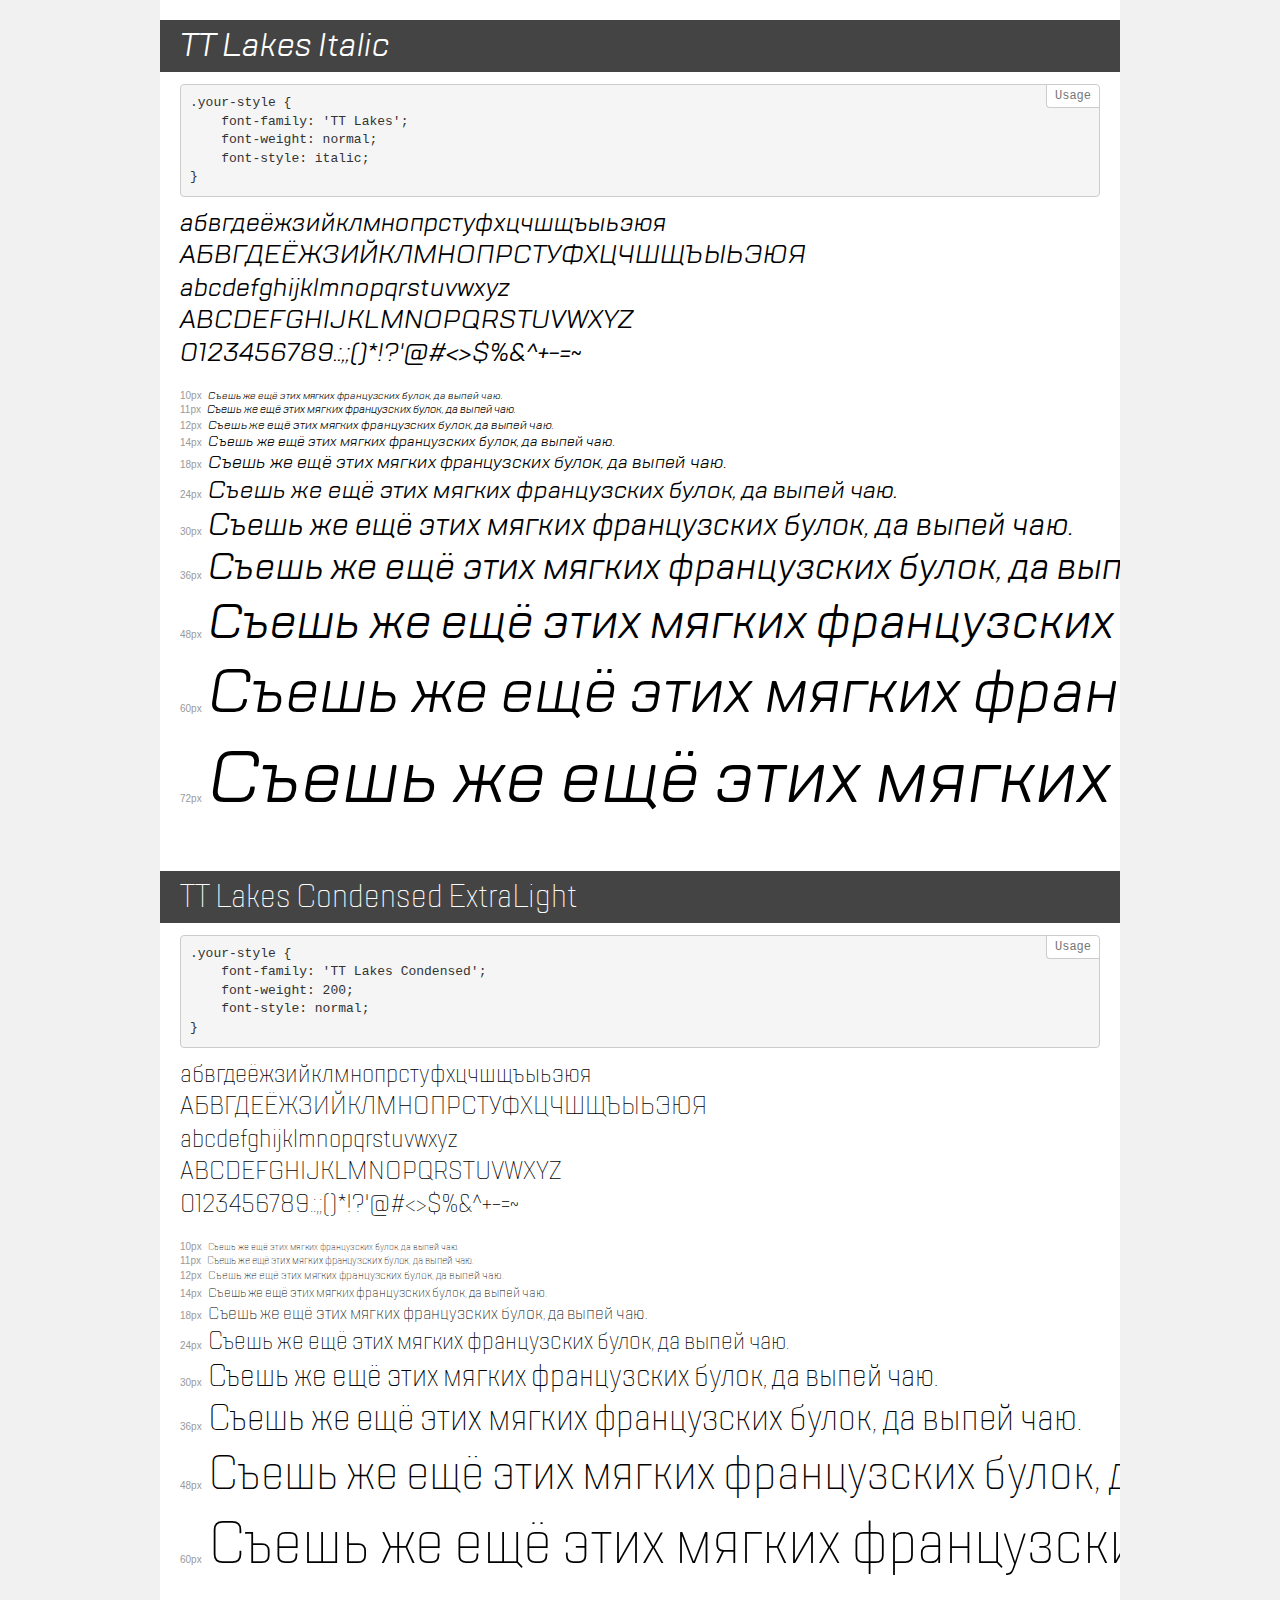
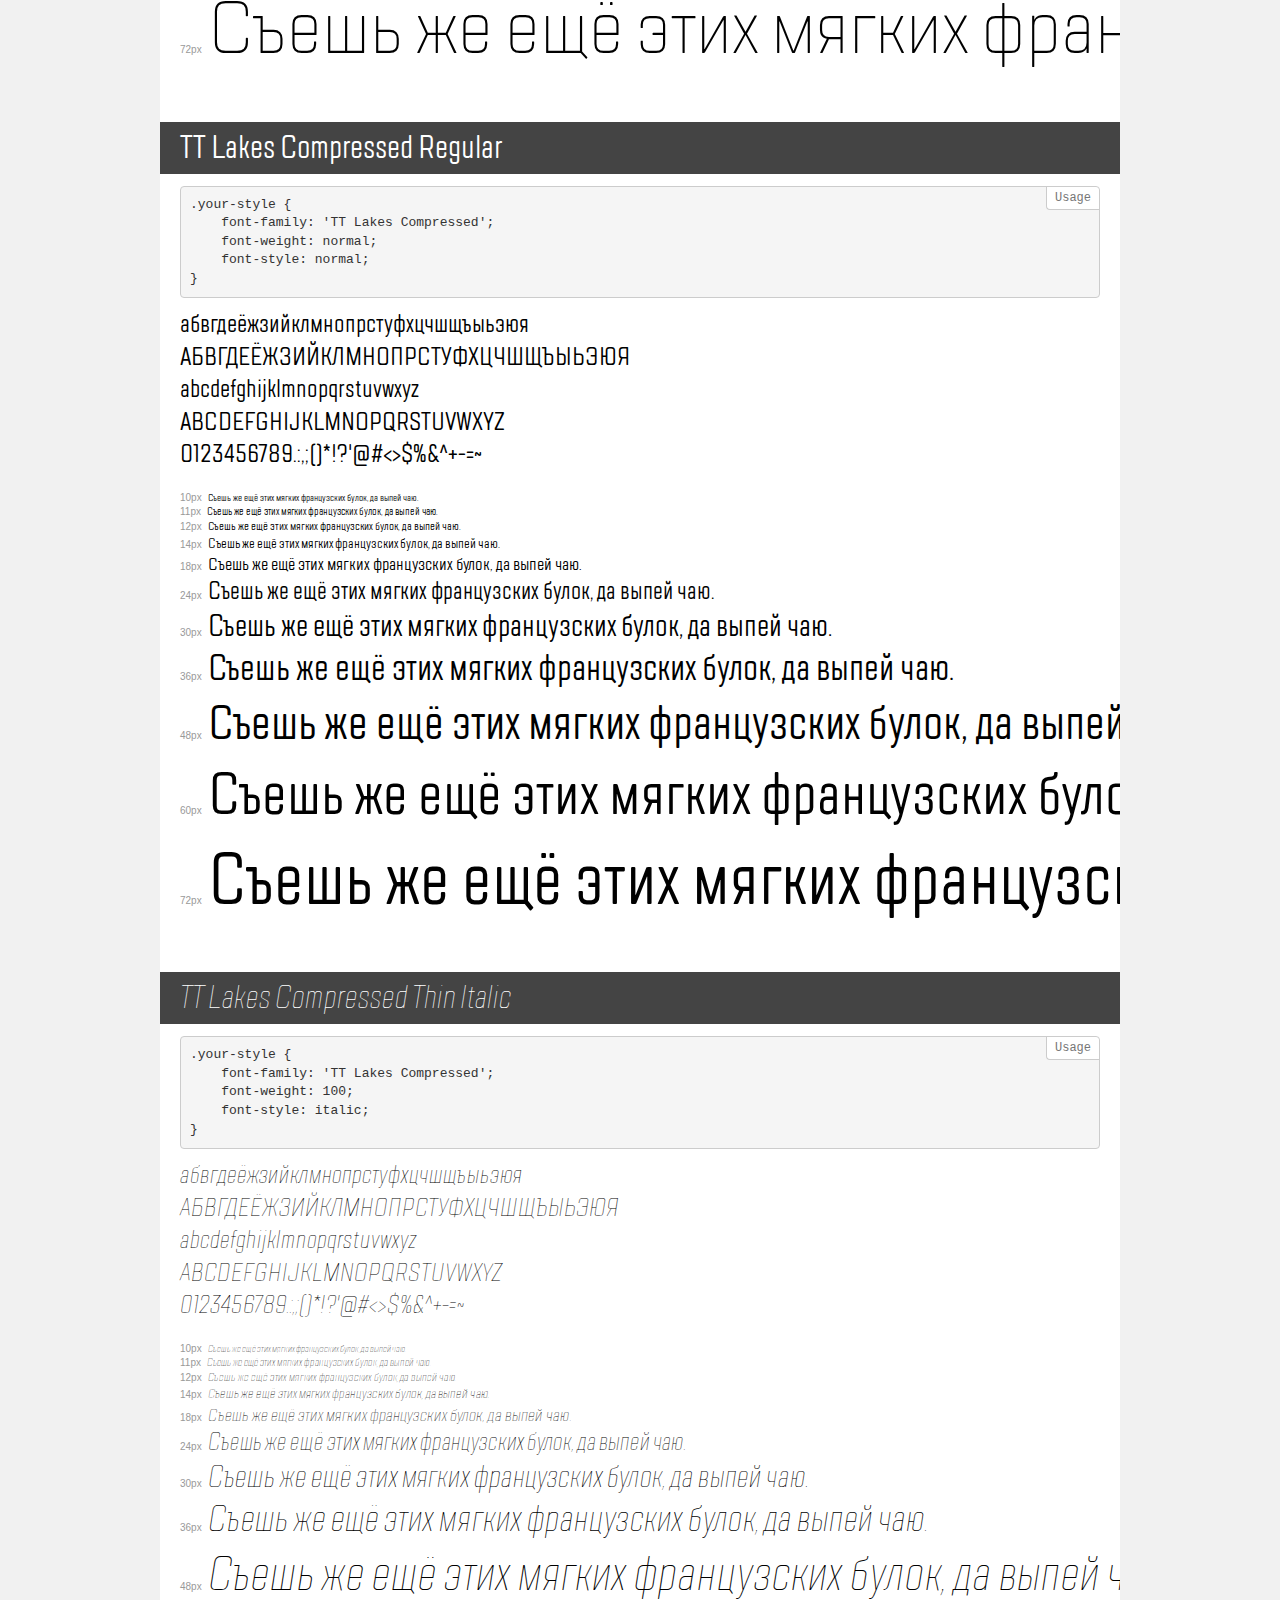
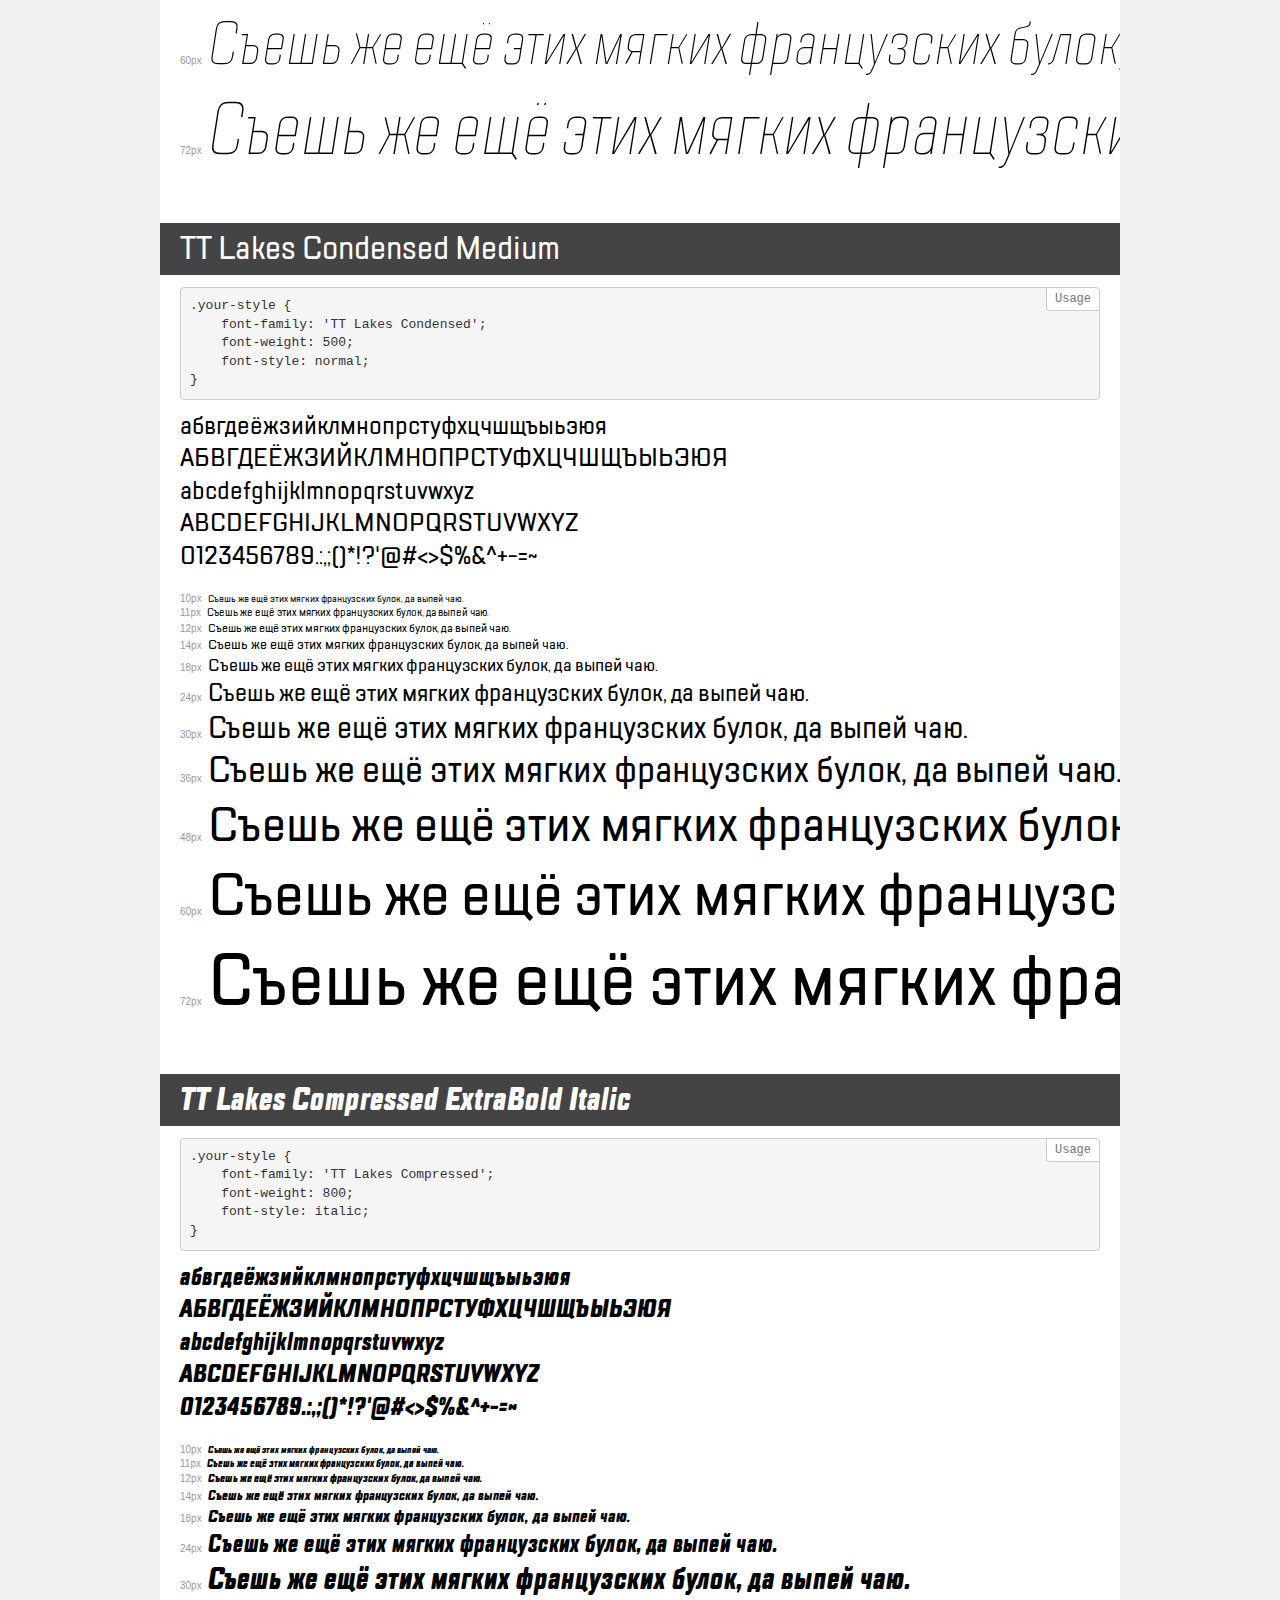
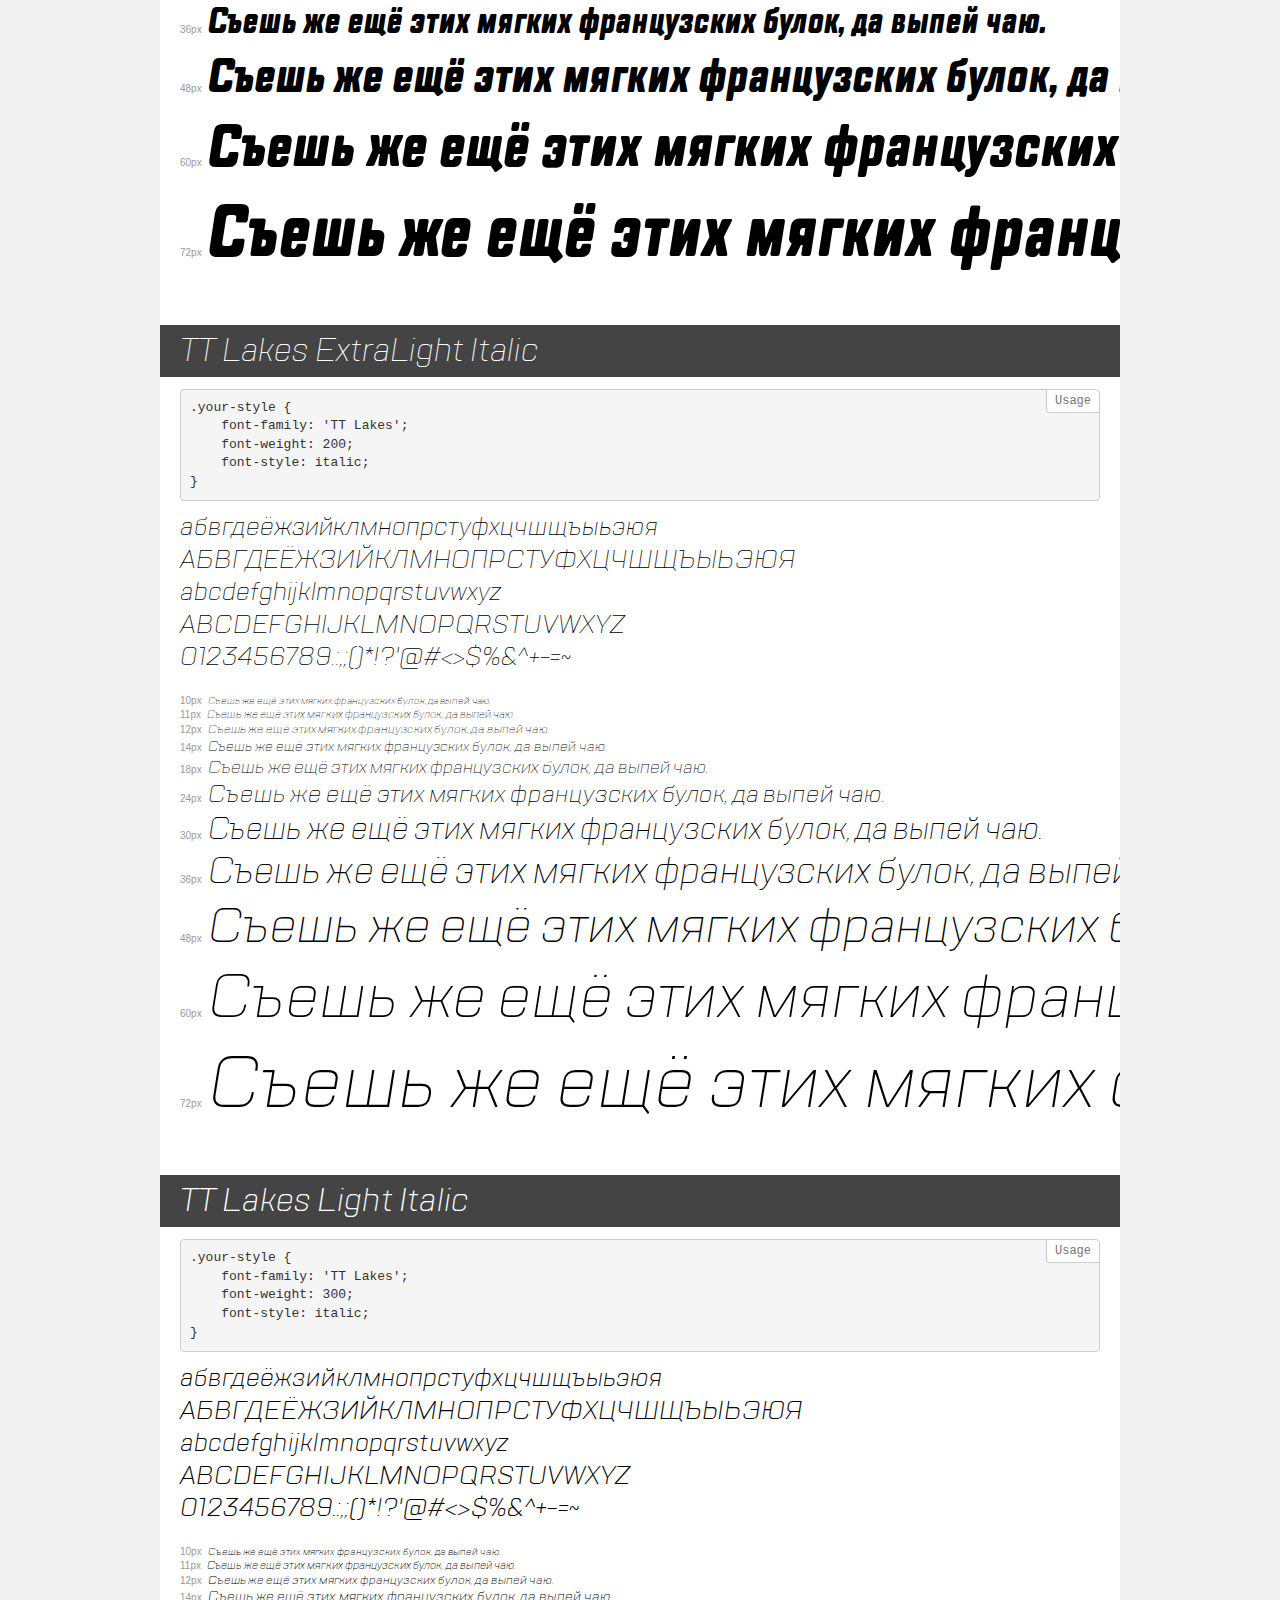
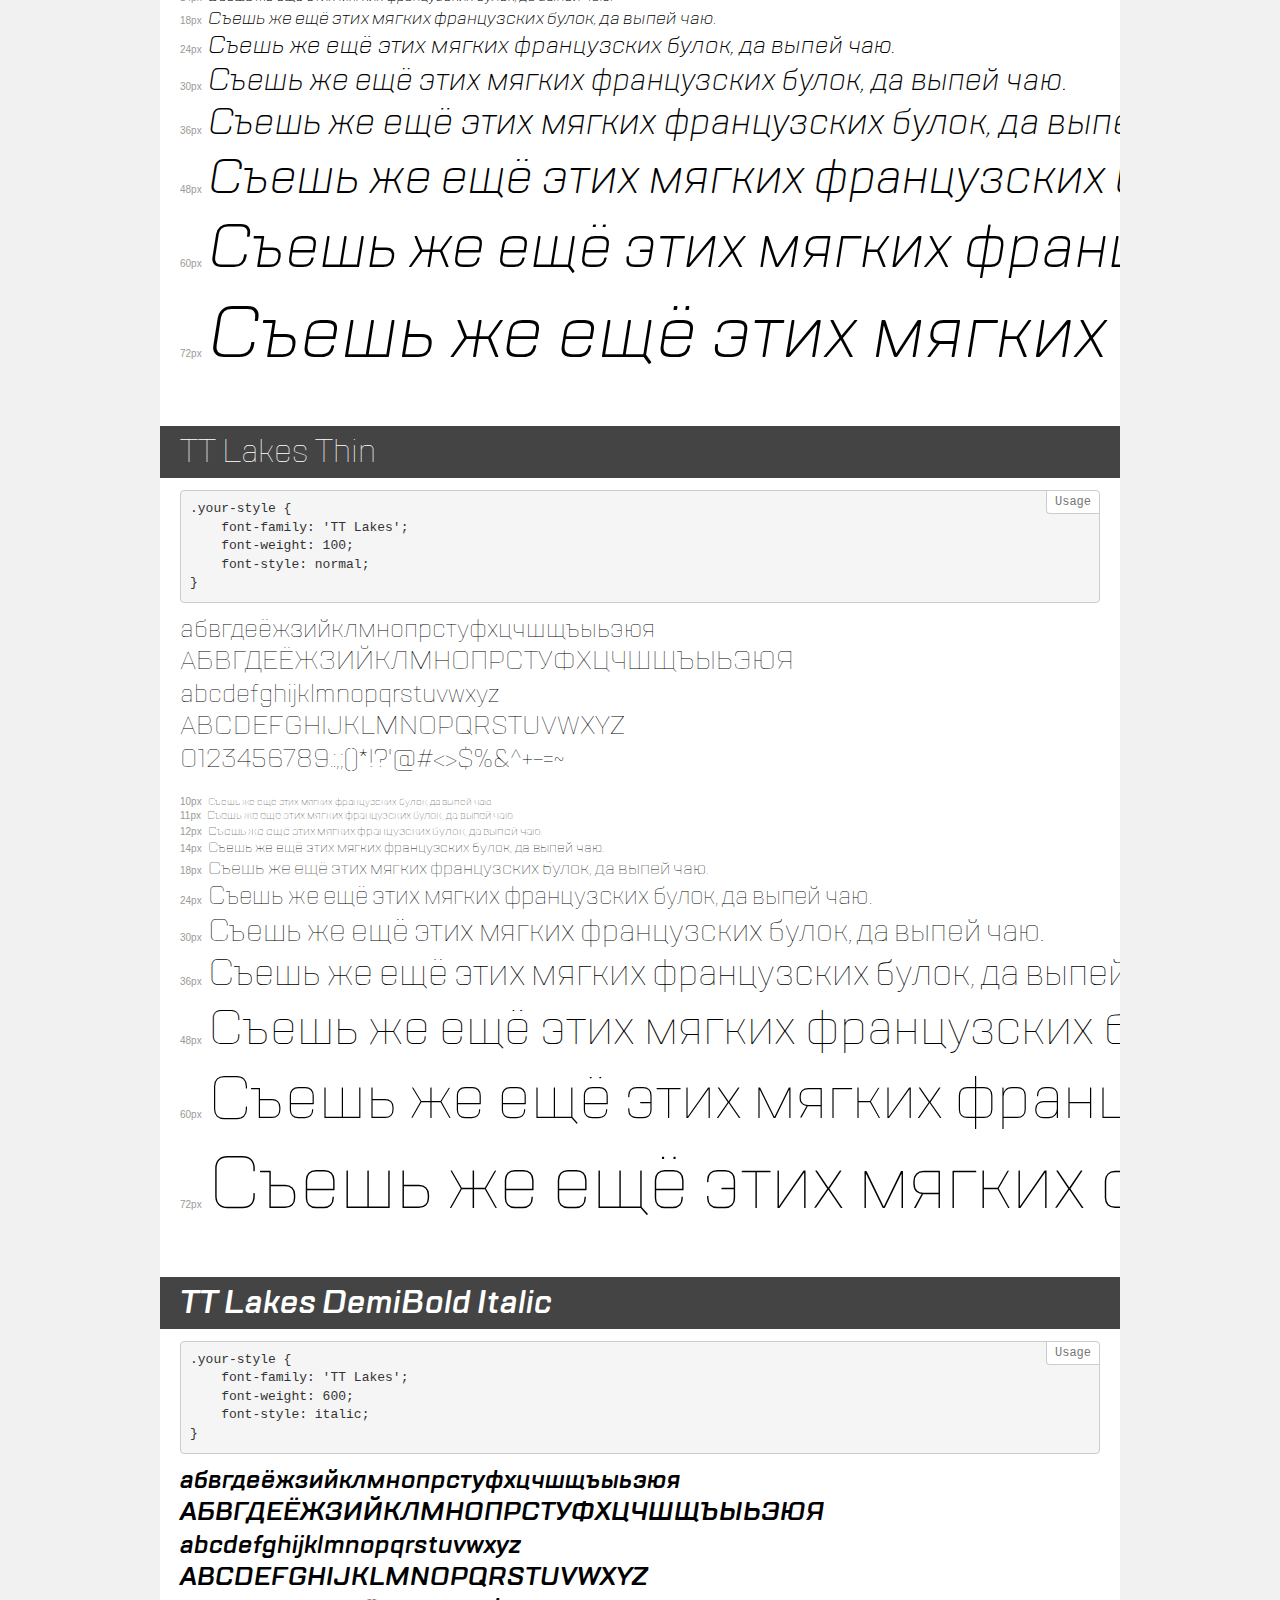
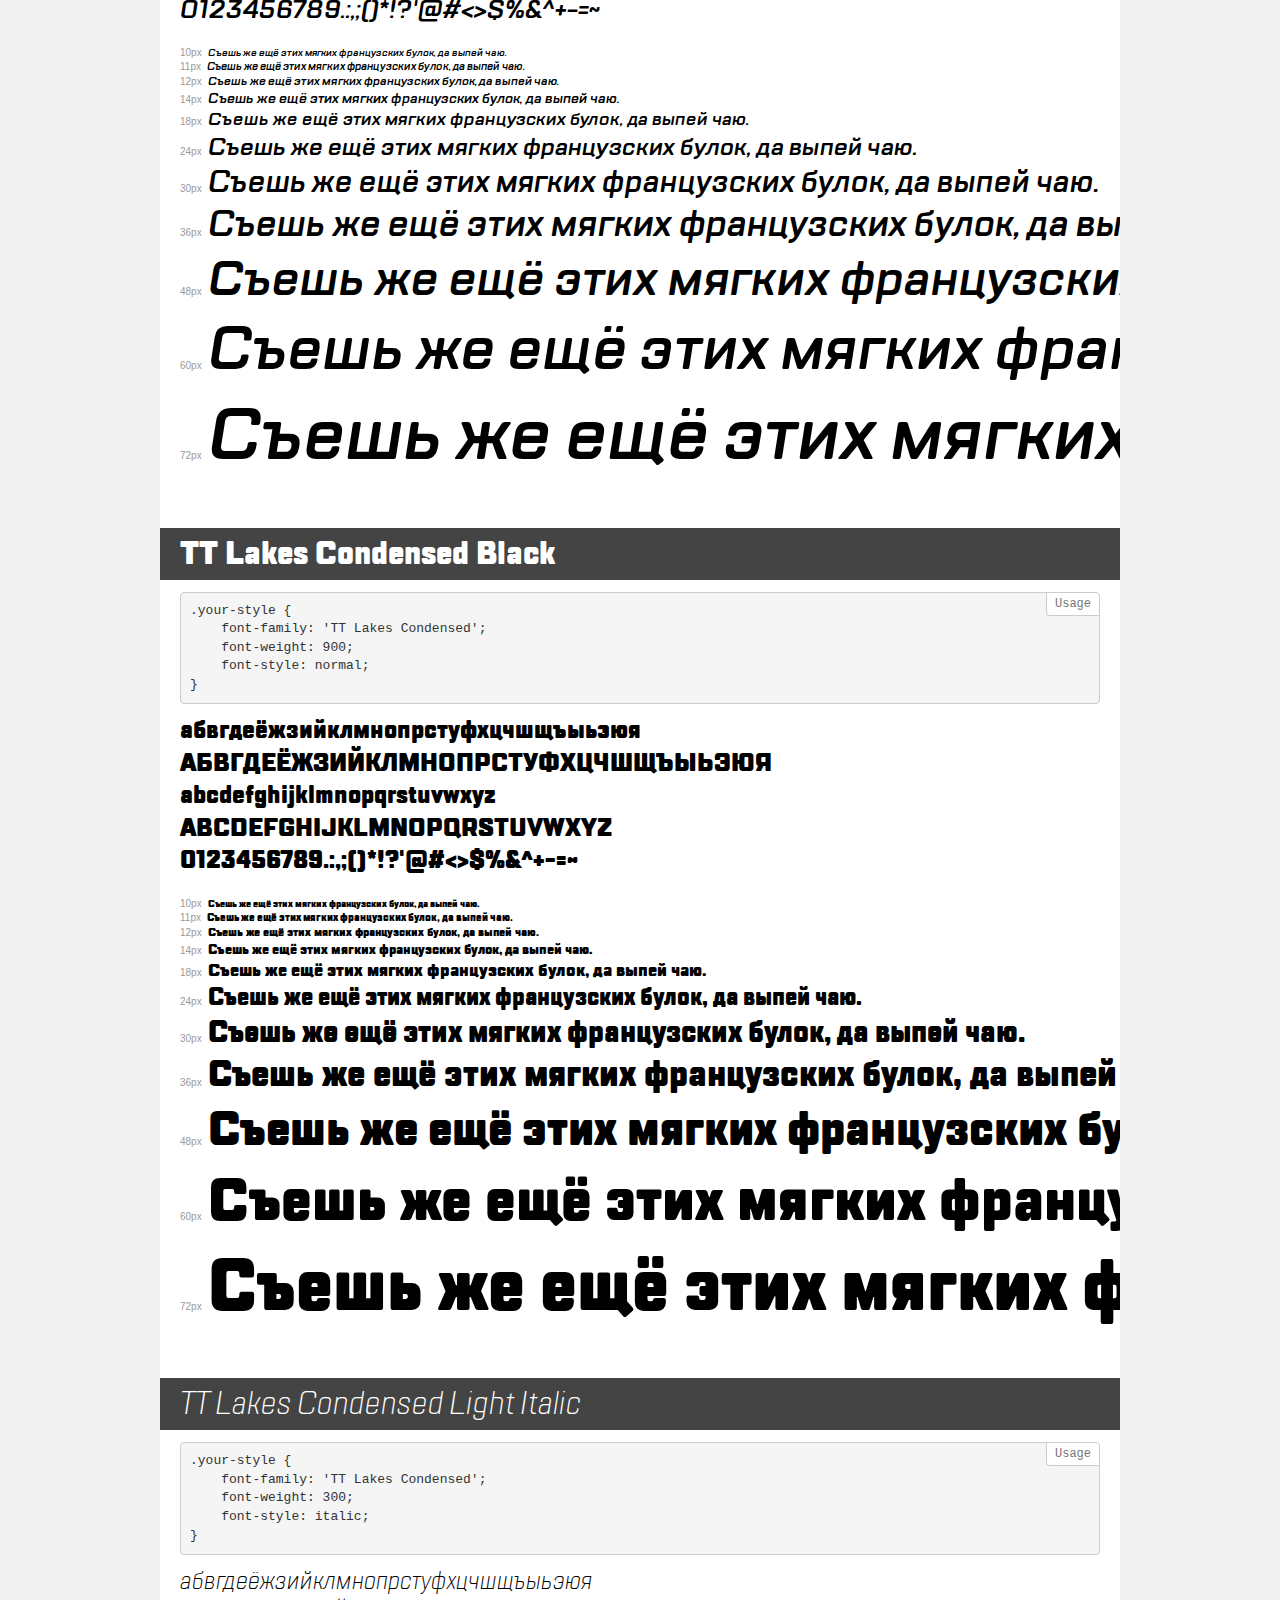
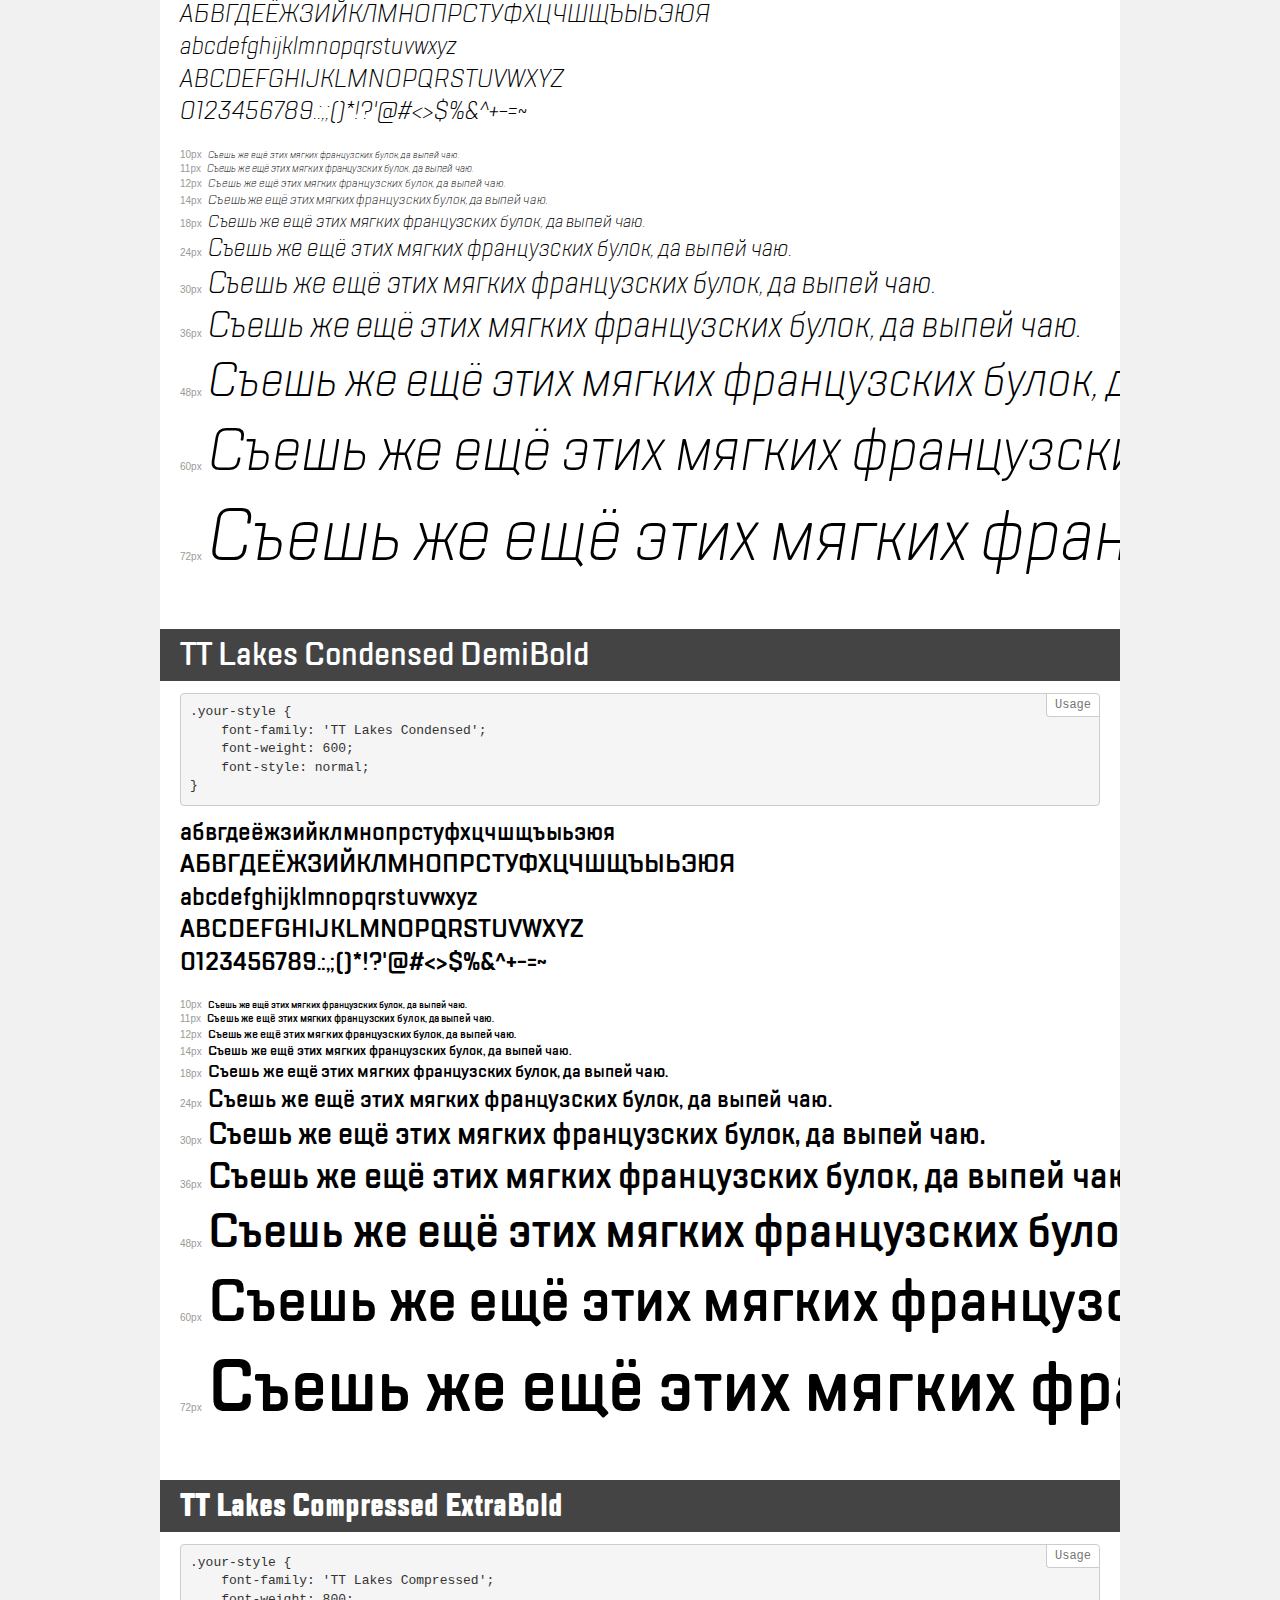
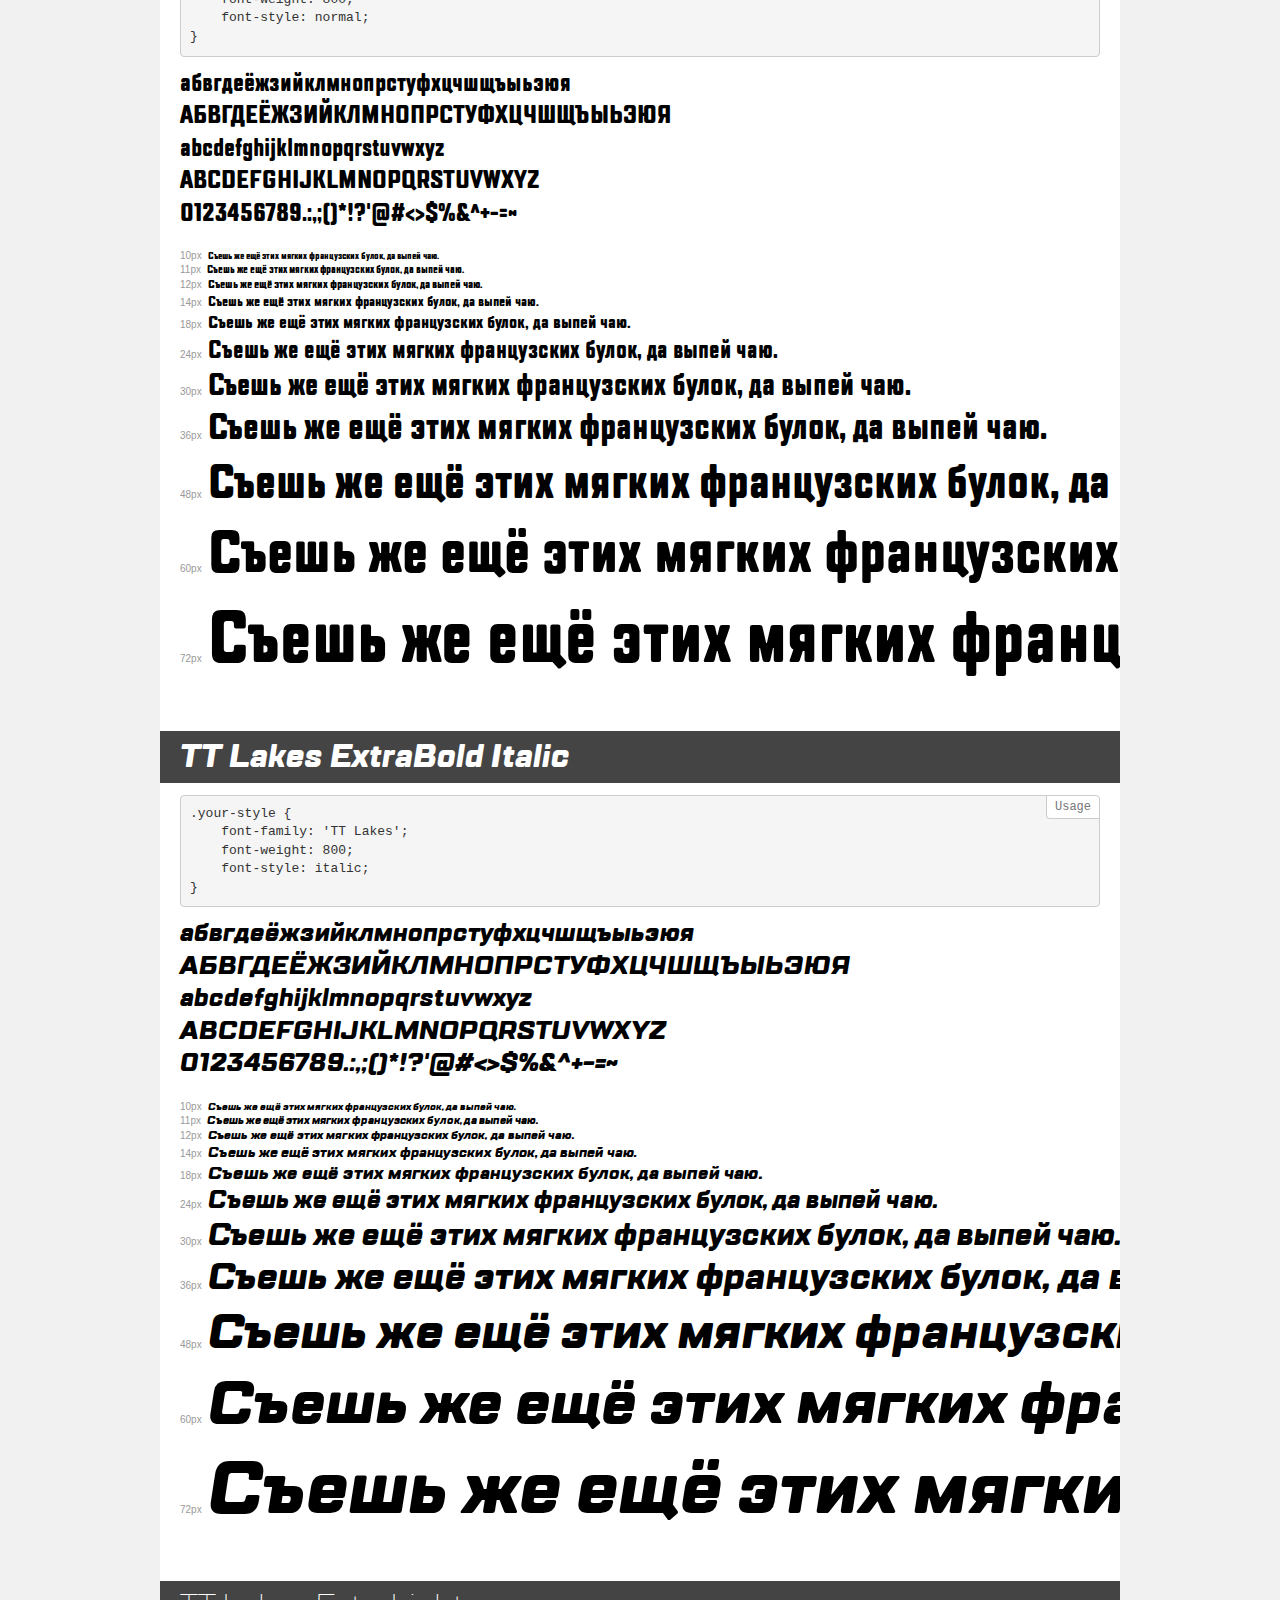
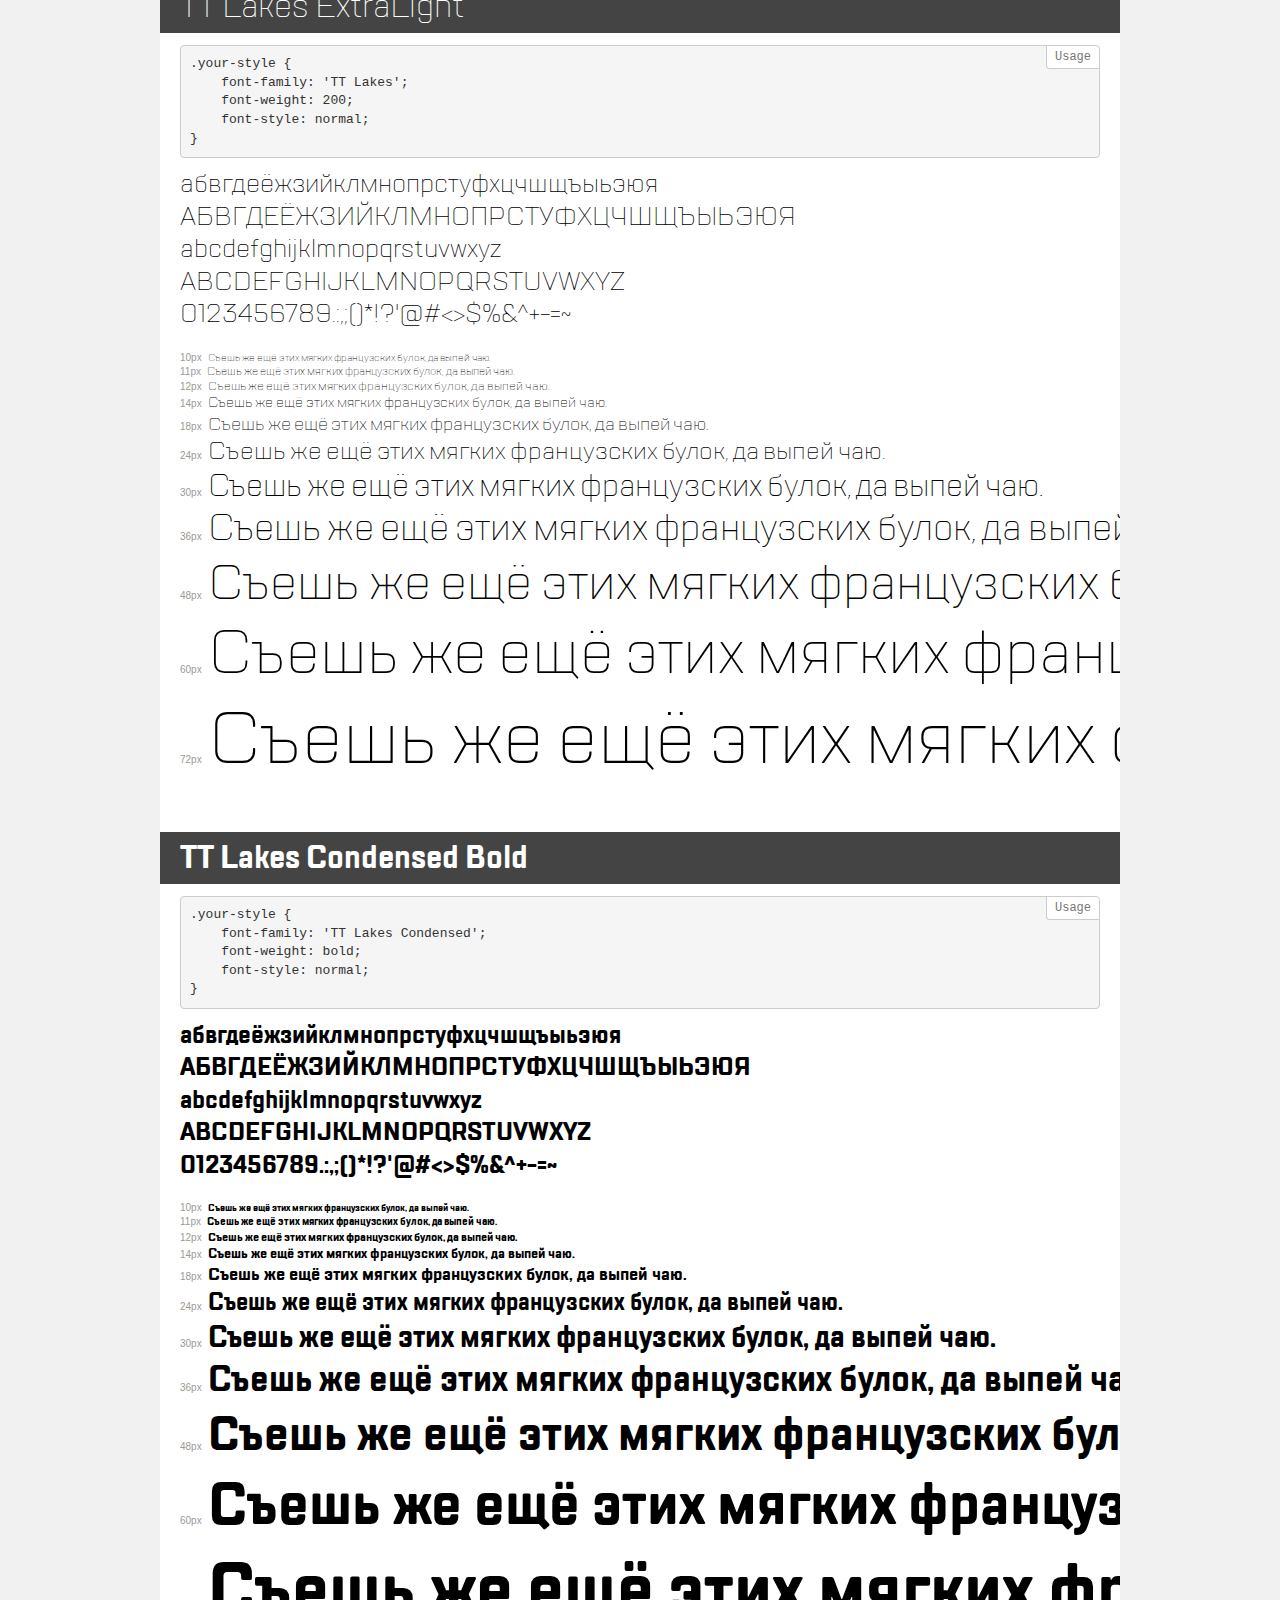
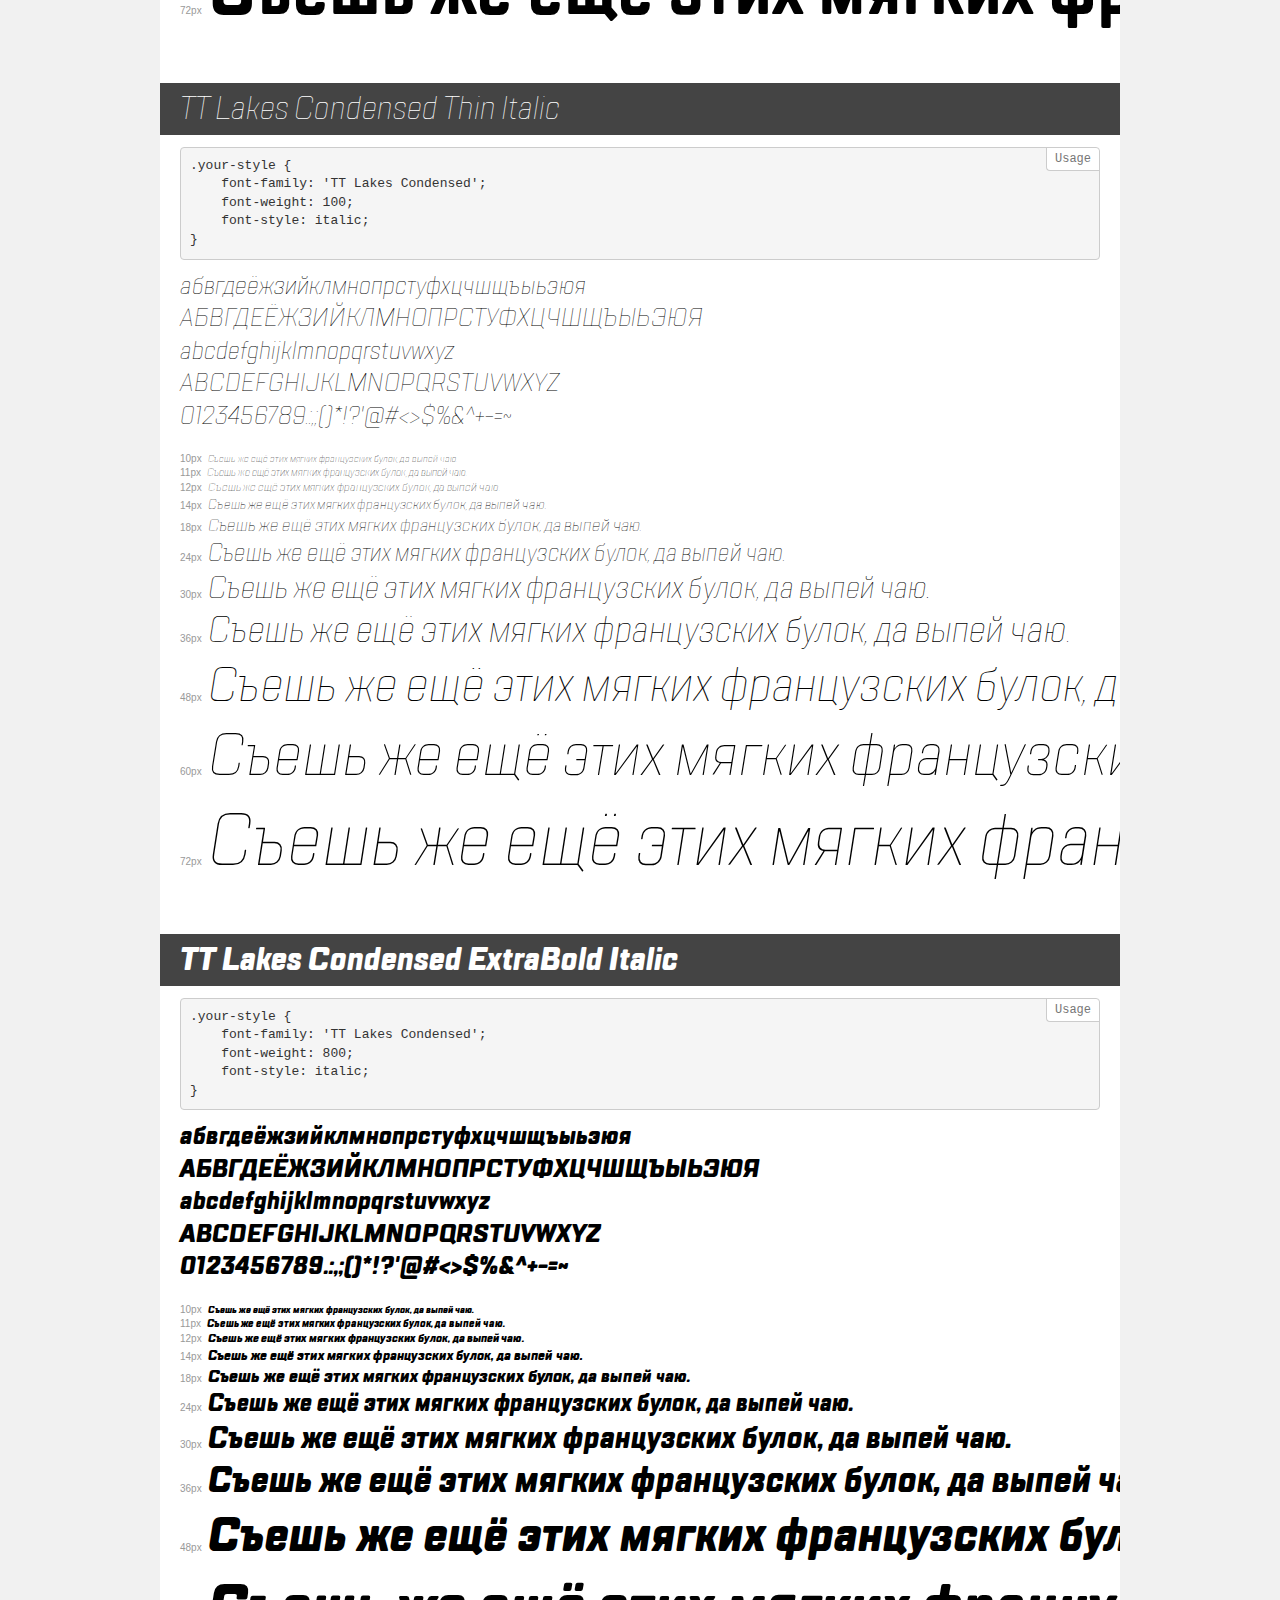
<file: src/fonts/TTLakes/demo.html>
<!DOCTYPE html>
<html>
<head>
    <meta charset="utf-8">
    <meta http-equiv="X-UA-Compatible" content="IE=edge">
    <meta name="viewport" content="width=device-width, initial-scale=1">
    <meta name="robots" content="noindex, noarchive">
    <meta name="format-detection" content="telephone=no">
    <title>Transfonter demo</title>
    <link href="stylesheet.css" rel="stylesheet">
    <style>
        /*
        http://meyerweb.com/eric/tools/css/reset/
        v2.0 | 20110126
        License: none (public domain)
        */
        html, body, div, span, applet, object, iframe,
        h1, h2, h3, h4, h5, h6, p, blockquote, pre,
        a, abbr, acronym, address, big, cite, code,
        del, dfn, em, img, ins, kbd, q, s, samp,
        small, strike, strong, sub, sup, tt, var,
        b, u, i, center,
        dl, dt, dd, ol, ul, li,
        fieldset, form, label, legend,
        table, caption, tbody, tfoot, thead, tr, th, td,
        article, aside, canvas, details, embed,
        figure, figcaption, footer, header, hgroup,
        menu, nav, output, ruby, section, summary,
        time, mark, audio, video {
            margin: 0;
            padding: 0;
            border: 0;
            font-size: 100%;
            font: inherit;
            vertical-align: baseline;
        }
        /* HTML5 display-role reset for older browsers */
        article, aside, details, figcaption, figure,
        footer, header, hgroup, menu, nav, section {
            display: block;
        }
        body {
            line-height: 1;
        }
        ol, ul {
            list-style: none;
        }
        blockquote, q {
            quotes: none;
        }
        blockquote:before, blockquote:after,
        q:before, q:after {
            content: '';
            content: none;
        }
        table {
            border-collapse: collapse;
            border-spacing: 0;
        }
        /* common styles */
        body {
            background: #f1f1f1;
            color: #000;
        }
        .page {
            background: #fff;
            width: 920px;
            margin: 0 auto;
            padding: 20px 20px 0 20px;
            overflow: hidden;
        }
        .font-container {
            /* overflow-x: hidden;
            overflow-y: hidden; */
            margin-bottom: 40px;
            line-height: 1.3;
            white-space: nowrap;
            padding-bottom: 5px;
        }
        h1 {
            position: relative;
            background: #444;
            font-size: 32px;
            color: #fff;
            padding: 10px 20px;
            margin: 0 -20px 12px -20px;
        }
        .letters {
            font-size: 25px;
            margin-bottom: 20px;
        }
        .s10:before {
            content: '10px';
        }
        .s11:before {
            content: '11px';
        }
        .s12:before {
            content: '12px';
        }
        .s14:before {
            content: '14px';
        }
        .s18:before {
            content: '18px';
        }
        .s24:before {
            content: '24px';
        }
        .s30:before {
            content: '30px';
        }
        .s36:before {
            content: '36px';
        }
        .s48:before {
            content: '48px';
        }
        .s60:before {
            content: '60px';
        }
        .s72:before {
            content: '72px';
        }
        .s10:before, .s11:before, .s12:before, .s14:before,
        .s18:before, .s24:before, .s30:before, .s36:before,
        .s48:before, .s60:before, .s72:before {
            font-family: Arial, sans-serif;
            font-size: 10px;
            font-weight: normal;
            font-style: normal;
            color: #999;
            padding-right: 6px;
        }
        pre {
            display: block;
            position: relative;
            padding: 9px;
            margin: 0 0 10px;
            font-family: Monaco, Menlo, Consolas, "Courier New", monospace !important;
            font-size: 13px;
            line-height: 1.428571429;
            color: #333;
            font-weight: normal !important;
            font-style: normal !important;
            background-color: #f5f5f5;
            border: 1px solid #ccc;
            overflow-x: auto;
            border-radius: 4px;
        }
        pre:after {
            display: block;
            position: absolute;
            right: 0;
            top: 0;
            content: 'Usage';
            line-height: 1;
            padding: 5px 8px;
            font-size: 12px;
            color: #767676;
            background-color: #fff;
            border: 1px solid #ccc;
            border-right: none;
            border-top: none;
            border-radius: 0 4px 0 4px;
            z-index: 10;
        }
        /* responsive */
        @media (max-width: 959px) {
            .page {
                width: auto;
                margin: 0;
            }
        }
    </style>
</head>
<body>
<div class="page">
    <div class="demo" style="font-family: 'TT Lakes'; font-weight: normal; font-style: italic;">
        <h1>TT Lakes Italic</h1>
        <pre>.your-style {
    font-family: 'TT Lakes';
    font-weight: normal;
    font-style: italic;
}</pre>
        <div class="font-container">
            <p class="letters">
                абвгдеёжзийклмнопрстуфхцчшщъыьэюя<br>
АБВГДЕЁЖЗИЙКЛМНОПРСТУФХЦЧШЩЪЫЬЭЮЯ<br>
abcdefghijklmnopqrstuvwxyz<br>
ABCDEFGHIJKLMNOPQRSTUVWXYZ<br>
                0123456789.:,;()*!?'@#<>$%&^+-=~
            </p>
            <p class="s10" style="font-size: 10px;">Съешь же ещё этих мягких французских булок, да выпей чаю.</p>
            <p class="s11" style="font-size: 11px;">Съешь же ещё этих мягких французских булок, да выпей чаю.</p>
            <p class="s12" style="font-size: 12px;">Съешь же ещё этих мягких французских булок, да выпей чаю.</p>
            <p class="s14" style="font-size: 14px;">Съешь же ещё этих мягких французских булок, да выпей чаю.</p>
            <p class="s18" style="font-size: 18px;">Съешь же ещё этих мягких французских булок, да выпей чаю.</p>
            <p class="s24" style="font-size: 24px;">Съешь же ещё этих мягких французских булок, да выпей чаю.</p>
            <p class="s30" style="font-size: 30px;">Съешь же ещё этих мягких французских булок, да выпей чаю.</p>
            <p class="s36" style="font-size: 36px;">Съешь же ещё этих мягких французских булок, да выпей чаю.</p>
            <p class="s48" style="font-size: 48px;">Съешь же ещё этих мягких французских булок, да выпей чаю.</p>
            <p class="s60" style="font-size: 60px;">Съешь же ещё этих мягких французских булок, да выпей чаю.</p>
            <p class="s72" style="font-size: 72px;">Съешь же ещё этих мягких французских булок, да выпей чаю.</p>
        </div>
    </div>
    <div class="demo" style="font-family: 'TT Lakes Condensed'; font-weight: 200; font-style: normal;">
        <h1>TT Lakes Condensed ExtraLight</h1>
        <pre>.your-style {
    font-family: 'TT Lakes Condensed';
    font-weight: 200;
    font-style: normal;
}</pre>
        <div class="font-container">
            <p class="letters">
                абвгдеёжзийклмнопрстуфхцчшщъыьэюя<br>
АБВГДЕЁЖЗИЙКЛМНОПРСТУФХЦЧШЩЪЫЬЭЮЯ<br>
abcdefghijklmnopqrstuvwxyz<br>
ABCDEFGHIJKLMNOPQRSTUVWXYZ<br>
                0123456789.:,;()*!?'@#<>$%&^+-=~
            </p>
            <p class="s10" style="font-size: 10px;">Съешь же ещё этих мягких французских булок, да выпей чаю.</p>
            <p class="s11" style="font-size: 11px;">Съешь же ещё этих мягких французских булок, да выпей чаю.</p>
            <p class="s12" style="font-size: 12px;">Съешь же ещё этих мягких французских булок, да выпей чаю.</p>
            <p class="s14" style="font-size: 14px;">Съешь же ещё этих мягких французских булок, да выпей чаю.</p>
            <p class="s18" style="font-size: 18px;">Съешь же ещё этих мягких французских булок, да выпей чаю.</p>
            <p class="s24" style="font-size: 24px;">Съешь же ещё этих мягких французских булок, да выпей чаю.</p>
            <p class="s30" style="font-size: 30px;">Съешь же ещё этих мягких французских булок, да выпей чаю.</p>
            <p class="s36" style="font-size: 36px;">Съешь же ещё этих мягких французских булок, да выпей чаю.</p>
            <p class="s48" style="font-size: 48px;">Съешь же ещё этих мягких французских булок, да выпей чаю.</p>
            <p class="s60" style="font-size: 60px;">Съешь же ещё этих мягких французских булок, да выпей чаю.</p>
            <p class="s72" style="font-size: 72px;">Съешь же ещё этих мягких французских булок, да выпей чаю.</p>
        </div>
    </div>
    <div class="demo" style="font-family: 'TT Lakes Compressed'; font-weight: normal; font-style: normal;">
        <h1>TT Lakes Compressed Regular</h1>
        <pre>.your-style {
    font-family: 'TT Lakes Compressed';
    font-weight: normal;
    font-style: normal;
}</pre>
        <div class="font-container">
            <p class="letters">
                абвгдеёжзийклмнопрстуфхцчшщъыьэюя<br>
АБВГДЕЁЖЗИЙКЛМНОПРСТУФХЦЧШЩЪЫЬЭЮЯ<br>
abcdefghijklmnopqrstuvwxyz<br>
ABCDEFGHIJKLMNOPQRSTUVWXYZ<br>
                0123456789.:,;()*!?'@#<>$%&^+-=~
            </p>
            <p class="s10" style="font-size: 10px;">Съешь же ещё этих мягких французских булок, да выпей чаю.</p>
            <p class="s11" style="font-size: 11px;">Съешь же ещё этих мягких французских булок, да выпей чаю.</p>
            <p class="s12" style="font-size: 12px;">Съешь же ещё этих мягких французских булок, да выпей чаю.</p>
            <p class="s14" style="font-size: 14px;">Съешь же ещё этих мягких французских булок, да выпей чаю.</p>
            <p class="s18" style="font-size: 18px;">Съешь же ещё этих мягких французских булок, да выпей чаю.</p>
            <p class="s24" style="font-size: 24px;">Съешь же ещё этих мягких французских булок, да выпей чаю.</p>
            <p class="s30" style="font-size: 30px;">Съешь же ещё этих мягких французских булок, да выпей чаю.</p>
            <p class="s36" style="font-size: 36px;">Съешь же ещё этих мягких французских булок, да выпей чаю.</p>
            <p class="s48" style="font-size: 48px;">Съешь же ещё этих мягких французских булок, да выпей чаю.</p>
            <p class="s60" style="font-size: 60px;">Съешь же ещё этих мягких французских булок, да выпей чаю.</p>
            <p class="s72" style="font-size: 72px;">Съешь же ещё этих мягких французских булок, да выпей чаю.</p>
        </div>
    </div>
    <div class="demo" style="font-family: 'TT Lakes Compressed'; font-weight: 100; font-style: italic;">
        <h1>TT Lakes Compressed Thin Italic</h1>
        <pre>.your-style {
    font-family: 'TT Lakes Compressed';
    font-weight: 100;
    font-style: italic;
}</pre>
        <div class="font-container">
            <p class="letters">
                абвгдеёжзийклмнопрстуфхцчшщъыьэюя<br>
АБВГДЕЁЖЗИЙКЛМНОПРСТУФХЦЧШЩЪЫЬЭЮЯ<br>
abcdefghijklmnopqrstuvwxyz<br>
ABCDEFGHIJKLMNOPQRSTUVWXYZ<br>
                0123456789.:,;()*!?'@#<>$%&^+-=~
            </p>
            <p class="s10" style="font-size: 10px;">Съешь же ещё этих мягких французских булок, да выпей чаю.</p>
            <p class="s11" style="font-size: 11px;">Съешь же ещё этих мягких французских булок, да выпей чаю.</p>
            <p class="s12" style="font-size: 12px;">Съешь же ещё этих мягких французских булок, да выпей чаю.</p>
            <p class="s14" style="font-size: 14px;">Съешь же ещё этих мягких французских булок, да выпей чаю.</p>
            <p class="s18" style="font-size: 18px;">Съешь же ещё этих мягких французских булок, да выпей чаю.</p>
            <p class="s24" style="font-size: 24px;">Съешь же ещё этих мягких французских булок, да выпей чаю.</p>
            <p class="s30" style="font-size: 30px;">Съешь же ещё этих мягких французских булок, да выпей чаю.</p>
            <p class="s36" style="font-size: 36px;">Съешь же ещё этих мягких французских булок, да выпей чаю.</p>
            <p class="s48" style="font-size: 48px;">Съешь же ещё этих мягких французских булок, да выпей чаю.</p>
            <p class="s60" style="font-size: 60px;">Съешь же ещё этих мягких французских булок, да выпей чаю.</p>
            <p class="s72" style="font-size: 72px;">Съешь же ещё этих мягких французских булок, да выпей чаю.</p>
        </div>
    </div>
    <div class="demo" style="font-family: 'TT Lakes Condensed'; font-weight: 500; font-style: normal;">
        <h1>TT Lakes Condensed Medium</h1>
        <pre>.your-style {
    font-family: 'TT Lakes Condensed';
    font-weight: 500;
    font-style: normal;
}</pre>
        <div class="font-container">
            <p class="letters">
                абвгдеёжзийклмнопрстуфхцчшщъыьэюя<br>
АБВГДЕЁЖЗИЙКЛМНОПРСТУФХЦЧШЩЪЫЬЭЮЯ<br>
abcdefghijklmnopqrstuvwxyz<br>
ABCDEFGHIJKLMNOPQRSTUVWXYZ<br>
                0123456789.:,;()*!?'@#<>$%&^+-=~
            </p>
            <p class="s10" style="font-size: 10px;">Съешь же ещё этих мягких французских булок, да выпей чаю.</p>
            <p class="s11" style="font-size: 11px;">Съешь же ещё этих мягких французских булок, да выпей чаю.</p>
            <p class="s12" style="font-size: 12px;">Съешь же ещё этих мягких французских булок, да выпей чаю.</p>
            <p class="s14" style="font-size: 14px;">Съешь же ещё этих мягких французских булок, да выпей чаю.</p>
            <p class="s18" style="font-size: 18px;">Съешь же ещё этих мягких французских булок, да выпей чаю.</p>
            <p class="s24" style="font-size: 24px;">Съешь же ещё этих мягких французских булок, да выпей чаю.</p>
            <p class="s30" style="font-size: 30px;">Съешь же ещё этих мягких французских булок, да выпей чаю.</p>
            <p class="s36" style="font-size: 36px;">Съешь же ещё этих мягких французских булок, да выпей чаю.</p>
            <p class="s48" style="font-size: 48px;">Съешь же ещё этих мягких французских булок, да выпей чаю.</p>
            <p class="s60" style="font-size: 60px;">Съешь же ещё этих мягких французских булок, да выпей чаю.</p>
            <p class="s72" style="font-size: 72px;">Съешь же ещё этих мягких французских булок, да выпей чаю.</p>
        </div>
    </div>
    <div class="demo" style="font-family: 'TT Lakes Compressed'; font-weight: 800; font-style: italic;">
        <h1>TT Lakes Compressed ExtraBold Italic</h1>
        <pre>.your-style {
    font-family: 'TT Lakes Compressed';
    font-weight: 800;
    font-style: italic;
}</pre>
        <div class="font-container">
            <p class="letters">
                абвгдеёжзийклмнопрстуфхцчшщъыьэюя<br>
АБВГДЕЁЖЗИЙКЛМНОПРСТУФХЦЧШЩЪЫЬЭЮЯ<br>
abcdefghijklmnopqrstuvwxyz<br>
ABCDEFGHIJKLMNOPQRSTUVWXYZ<br>
                0123456789.:,;()*!?'@#<>$%&^+-=~
            </p>
            <p class="s10" style="font-size: 10px;">Съешь же ещё этих мягких французских булок, да выпей чаю.</p>
            <p class="s11" style="font-size: 11px;">Съешь же ещё этих мягких французских булок, да выпей чаю.</p>
            <p class="s12" style="font-size: 12px;">Съешь же ещё этих мягких французских булок, да выпей чаю.</p>
            <p class="s14" style="font-size: 14px;">Съешь же ещё этих мягких французских булок, да выпей чаю.</p>
            <p class="s18" style="font-size: 18px;">Съешь же ещё этих мягких французских булок, да выпей чаю.</p>
            <p class="s24" style="font-size: 24px;">Съешь же ещё этих мягких французских булок, да выпей чаю.</p>
            <p class="s30" style="font-size: 30px;">Съешь же ещё этих мягких французских булок, да выпей чаю.</p>
            <p class="s36" style="font-size: 36px;">Съешь же ещё этих мягких французских булок, да выпей чаю.</p>
            <p class="s48" style="font-size: 48px;">Съешь же ещё этих мягких французских булок, да выпей чаю.</p>
            <p class="s60" style="font-size: 60px;">Съешь же ещё этих мягких французских булок, да выпей чаю.</p>
            <p class="s72" style="font-size: 72px;">Съешь же ещё этих мягких французских булок, да выпей чаю.</p>
        </div>
    </div>
    <div class="demo" style="font-family: 'TT Lakes'; font-weight: 200; font-style: italic;">
        <h1>TT Lakes ExtraLight Italic</h1>
        <pre>.your-style {
    font-family: 'TT Lakes';
    font-weight: 200;
    font-style: italic;
}</pre>
        <div class="font-container">
            <p class="letters">
                абвгдеёжзийклмнопрстуфхцчшщъыьэюя<br>
АБВГДЕЁЖЗИЙКЛМНОПРСТУФХЦЧШЩЪЫЬЭЮЯ<br>
abcdefghijklmnopqrstuvwxyz<br>
ABCDEFGHIJKLMNOPQRSTUVWXYZ<br>
                0123456789.:,;()*!?'@#<>$%&^+-=~
            </p>
            <p class="s10" style="font-size: 10px;">Съешь же ещё этих мягких французских булок, да выпей чаю.</p>
            <p class="s11" style="font-size: 11px;">Съешь же ещё этих мягких французских булок, да выпей чаю.</p>
            <p class="s12" style="font-size: 12px;">Съешь же ещё этих мягких французских булок, да выпей чаю.</p>
            <p class="s14" style="font-size: 14px;">Съешь же ещё этих мягких французских булок, да выпей чаю.</p>
            <p class="s18" style="font-size: 18px;">Съешь же ещё этих мягких французских булок, да выпей чаю.</p>
            <p class="s24" style="font-size: 24px;">Съешь же ещё этих мягких французских булок, да выпей чаю.</p>
            <p class="s30" style="font-size: 30px;">Съешь же ещё этих мягких французских булок, да выпей чаю.</p>
            <p class="s36" style="font-size: 36px;">Съешь же ещё этих мягких французских булок, да выпей чаю.</p>
            <p class="s48" style="font-size: 48px;">Съешь же ещё этих мягких французских булок, да выпей чаю.</p>
            <p class="s60" style="font-size: 60px;">Съешь же ещё этих мягких французских булок, да выпей чаю.</p>
            <p class="s72" style="font-size: 72px;">Съешь же ещё этих мягких французских булок, да выпей чаю.</p>
        </div>
    </div>
    <div class="demo" style="font-family: 'TT Lakes'; font-weight: 300; font-style: italic;">
        <h1>TT Lakes Light Italic</h1>
        <pre>.your-style {
    font-family: 'TT Lakes';
    font-weight: 300;
    font-style: italic;
}</pre>
        <div class="font-container">
            <p class="letters">
                абвгдеёжзийклмнопрстуфхцчшщъыьэюя<br>
АБВГДЕЁЖЗИЙКЛМНОПРСТУФХЦЧШЩЪЫЬЭЮЯ<br>
abcdefghijklmnopqrstuvwxyz<br>
ABCDEFGHIJKLMNOPQRSTUVWXYZ<br>
                0123456789.:,;()*!?'@#<>$%&^+-=~
            </p>
            <p class="s10" style="font-size: 10px;">Съешь же ещё этих мягких французских булок, да выпей чаю.</p>
            <p class="s11" style="font-size: 11px;">Съешь же ещё этих мягких французских булок, да выпей чаю.</p>
            <p class="s12" style="font-size: 12px;">Съешь же ещё этих мягких французских булок, да выпей чаю.</p>
            <p class="s14" style="font-size: 14px;">Съешь же ещё этих мягких французских булок, да выпей чаю.</p>
            <p class="s18" style="font-size: 18px;">Съешь же ещё этих мягких французских булок, да выпей чаю.</p>
            <p class="s24" style="font-size: 24px;">Съешь же ещё этих мягких французских булок, да выпей чаю.</p>
            <p class="s30" style="font-size: 30px;">Съешь же ещё этих мягких французских булок, да выпей чаю.</p>
            <p class="s36" style="font-size: 36px;">Съешь же ещё этих мягких французских булок, да выпей чаю.</p>
            <p class="s48" style="font-size: 48px;">Съешь же ещё этих мягких французских булок, да выпей чаю.</p>
            <p class="s60" style="font-size: 60px;">Съешь же ещё этих мягких французских булок, да выпей чаю.</p>
            <p class="s72" style="font-size: 72px;">Съешь же ещё этих мягких французских булок, да выпей чаю.</p>
        </div>
    </div>
    <div class="demo" style="font-family: 'TT Lakes'; font-weight: 100; font-style: normal;">
        <h1>TT Lakes Thin</h1>
        <pre>.your-style {
    font-family: 'TT Lakes';
    font-weight: 100;
    font-style: normal;
}</pre>
        <div class="font-container">
            <p class="letters">
                абвгдеёжзийклмнопрстуфхцчшщъыьэюя<br>
АБВГДЕЁЖЗИЙКЛМНОПРСТУФХЦЧШЩЪЫЬЭЮЯ<br>
abcdefghijklmnopqrstuvwxyz<br>
ABCDEFGHIJKLMNOPQRSTUVWXYZ<br>
                0123456789.:,;()*!?'@#<>$%&^+-=~
            </p>
            <p class="s10" style="font-size: 10px;">Съешь же ещё этих мягких французских булок, да выпей чаю.</p>
            <p class="s11" style="font-size: 11px;">Съешь же ещё этих мягких французских булок, да выпей чаю.</p>
            <p class="s12" style="font-size: 12px;">Съешь же ещё этих мягких французских булок, да выпей чаю.</p>
            <p class="s14" style="font-size: 14px;">Съешь же ещё этих мягких французских булок, да выпей чаю.</p>
            <p class="s18" style="font-size: 18px;">Съешь же ещё этих мягких французских булок, да выпей чаю.</p>
            <p class="s24" style="font-size: 24px;">Съешь же ещё этих мягких французских булок, да выпей чаю.</p>
            <p class="s30" style="font-size: 30px;">Съешь же ещё этих мягких французских булок, да выпей чаю.</p>
            <p class="s36" style="font-size: 36px;">Съешь же ещё этих мягких французских булок, да выпей чаю.</p>
            <p class="s48" style="font-size: 48px;">Съешь же ещё этих мягких французских булок, да выпей чаю.</p>
            <p class="s60" style="font-size: 60px;">Съешь же ещё этих мягких французских булок, да выпей чаю.</p>
            <p class="s72" style="font-size: 72px;">Съешь же ещё этих мягких французских булок, да выпей чаю.</p>
        </div>
    </div>
    <div class="demo" style="font-family: 'TT Lakes'; font-weight: 600; font-style: italic;">
        <h1>TT Lakes DemiBold Italic</h1>
        <pre>.your-style {
    font-family: 'TT Lakes';
    font-weight: 600;
    font-style: italic;
}</pre>
        <div class="font-container">
            <p class="letters">
                абвгдеёжзийклмнопрстуфхцчшщъыьэюя<br>
АБВГДЕЁЖЗИЙКЛМНОПРСТУФХЦЧШЩЪЫЬЭЮЯ<br>
abcdefghijklmnopqrstuvwxyz<br>
ABCDEFGHIJKLMNOPQRSTUVWXYZ<br>
                0123456789.:,;()*!?'@#<>$%&^+-=~
            </p>
            <p class="s10" style="font-size: 10px;">Съешь же ещё этих мягких французских булок, да выпей чаю.</p>
            <p class="s11" style="font-size: 11px;">Съешь же ещё этих мягких французских булок, да выпей чаю.</p>
            <p class="s12" style="font-size: 12px;">Съешь же ещё этих мягких французских булок, да выпей чаю.</p>
            <p class="s14" style="font-size: 14px;">Съешь же ещё этих мягких французских булок, да выпей чаю.</p>
            <p class="s18" style="font-size: 18px;">Съешь же ещё этих мягких французских булок, да выпей чаю.</p>
            <p class="s24" style="font-size: 24px;">Съешь же ещё этих мягких французских булок, да выпей чаю.</p>
            <p class="s30" style="font-size: 30px;">Съешь же ещё этих мягких французских булок, да выпей чаю.</p>
            <p class="s36" style="font-size: 36px;">Съешь же ещё этих мягких французских булок, да выпей чаю.</p>
            <p class="s48" style="font-size: 48px;">Съешь же ещё этих мягких французских булок, да выпей чаю.</p>
            <p class="s60" style="font-size: 60px;">Съешь же ещё этих мягких французских булок, да выпей чаю.</p>
            <p class="s72" style="font-size: 72px;">Съешь же ещё этих мягких французских булок, да выпей чаю.</p>
        </div>
    </div>
    <div class="demo" style="font-family: 'TT Lakes Condensed'; font-weight: 900; font-style: normal;">
        <h1>TT Lakes Condensed Black</h1>
        <pre>.your-style {
    font-family: 'TT Lakes Condensed';
    font-weight: 900;
    font-style: normal;
}</pre>
        <div class="font-container">
            <p class="letters">
                абвгдеёжзийклмнопрстуфхцчшщъыьэюя<br>
АБВГДЕЁЖЗИЙКЛМНОПРСТУФХЦЧШЩЪЫЬЭЮЯ<br>
abcdefghijklmnopqrstuvwxyz<br>
ABCDEFGHIJKLMNOPQRSTUVWXYZ<br>
                0123456789.:,;()*!?'@#<>$%&^+-=~
            </p>
            <p class="s10" style="font-size: 10px;">Съешь же ещё этих мягких французских булок, да выпей чаю.</p>
            <p class="s11" style="font-size: 11px;">Съешь же ещё этих мягких французских булок, да выпей чаю.</p>
            <p class="s12" style="font-size: 12px;">Съешь же ещё этих мягких французских булок, да выпей чаю.</p>
            <p class="s14" style="font-size: 14px;">Съешь же ещё этих мягких французских булок, да выпей чаю.</p>
            <p class="s18" style="font-size: 18px;">Съешь же ещё этих мягких французских булок, да выпей чаю.</p>
            <p class="s24" style="font-size: 24px;">Съешь же ещё этих мягких французских булок, да выпей чаю.</p>
            <p class="s30" style="font-size: 30px;">Съешь же ещё этих мягких французских булок, да выпей чаю.</p>
            <p class="s36" style="font-size: 36px;">Съешь же ещё этих мягких французских булок, да выпей чаю.</p>
            <p class="s48" style="font-size: 48px;">Съешь же ещё этих мягких французских булок, да выпей чаю.</p>
            <p class="s60" style="font-size: 60px;">Съешь же ещё этих мягких французских булок, да выпей чаю.</p>
            <p class="s72" style="font-size: 72px;">Съешь же ещё этих мягких французских булок, да выпей чаю.</p>
        </div>
    </div>
    <div class="demo" style="font-family: 'TT Lakes Condensed'; font-weight: 300; font-style: italic;">
        <h1>TT Lakes Condensed Light Italic</h1>
        <pre>.your-style {
    font-family: 'TT Lakes Condensed';
    font-weight: 300;
    font-style: italic;
}</pre>
        <div class="font-container">
            <p class="letters">
                абвгдеёжзийклмнопрстуфхцчшщъыьэюя<br>
АБВГДЕЁЖЗИЙКЛМНОПРСТУФХЦЧШЩЪЫЬЭЮЯ<br>
abcdefghijklmnopqrstuvwxyz<br>
ABCDEFGHIJKLMNOPQRSTUVWXYZ<br>
                0123456789.:,;()*!?'@#<>$%&^+-=~
            </p>
            <p class="s10" style="font-size: 10px;">Съешь же ещё этих мягких французских булок, да выпей чаю.</p>
            <p class="s11" style="font-size: 11px;">Съешь же ещё этих мягких французских булок, да выпей чаю.</p>
            <p class="s12" style="font-size: 12px;">Съешь же ещё этих мягких французских булок, да выпей чаю.</p>
            <p class="s14" style="font-size: 14px;">Съешь же ещё этих мягких французских булок, да выпей чаю.</p>
            <p class="s18" style="font-size: 18px;">Съешь же ещё этих мягких французских булок, да выпей чаю.</p>
            <p class="s24" style="font-size: 24px;">Съешь же ещё этих мягких французских булок, да выпей чаю.</p>
            <p class="s30" style="font-size: 30px;">Съешь же ещё этих мягких французских булок, да выпей чаю.</p>
            <p class="s36" style="font-size: 36px;">Съешь же ещё этих мягких французских булок, да выпей чаю.</p>
            <p class="s48" style="font-size: 48px;">Съешь же ещё этих мягких французских булок, да выпей чаю.</p>
            <p class="s60" style="font-size: 60px;">Съешь же ещё этих мягких французских булок, да выпей чаю.</p>
            <p class="s72" style="font-size: 72px;">Съешь же ещё этих мягких французских булок, да выпей чаю.</p>
        </div>
    </div>
    <div class="demo" style="font-family: 'TT Lakes Condensed'; font-weight: 600; font-style: normal;">
        <h1>TT Lakes Condensed DemiBold</h1>
        <pre>.your-style {
    font-family: 'TT Lakes Condensed';
    font-weight: 600;
    font-style: normal;
}</pre>
        <div class="font-container">
            <p class="letters">
                абвгдеёжзийклмнопрстуфхцчшщъыьэюя<br>
АБВГДЕЁЖЗИЙКЛМНОПРСТУФХЦЧШЩЪЫЬЭЮЯ<br>
abcdefghijklmnopqrstuvwxyz<br>
ABCDEFGHIJKLMNOPQRSTUVWXYZ<br>
                0123456789.:,;()*!?'@#<>$%&^+-=~
            </p>
            <p class="s10" style="font-size: 10px;">Съешь же ещё этих мягких французских булок, да выпей чаю.</p>
            <p class="s11" style="font-size: 11px;">Съешь же ещё этих мягких французских булок, да выпей чаю.</p>
            <p class="s12" style="font-size: 12px;">Съешь же ещё этих мягких французских булок, да выпей чаю.</p>
            <p class="s14" style="font-size: 14px;">Съешь же ещё этих мягких французских булок, да выпей чаю.</p>
            <p class="s18" style="font-size: 18px;">Съешь же ещё этих мягких французских булок, да выпей чаю.</p>
            <p class="s24" style="font-size: 24px;">Съешь же ещё этих мягких французских булок, да выпей чаю.</p>
            <p class="s30" style="font-size: 30px;">Съешь же ещё этих мягких французских булок, да выпей чаю.</p>
            <p class="s36" style="font-size: 36px;">Съешь же ещё этих мягких французских булок, да выпей чаю.</p>
            <p class="s48" style="font-size: 48px;">Съешь же ещё этих мягких французских булок, да выпей чаю.</p>
            <p class="s60" style="font-size: 60px;">Съешь же ещё этих мягких французских булок, да выпей чаю.</p>
            <p class="s72" style="font-size: 72px;">Съешь же ещё этих мягких французских булок, да выпей чаю.</p>
        </div>
    </div>
    <div class="demo" style="font-family: 'TT Lakes Compressed'; font-weight: 800; font-style: normal;">
        <h1>TT Lakes Compressed ExtraBold</h1>
        <pre>.your-style {
    font-family: 'TT Lakes Compressed';
    font-weight: 800;
    font-style: normal;
}</pre>
        <div class="font-container">
            <p class="letters">
                абвгдеёжзийклмнопрстуфхцчшщъыьэюя<br>
АБВГДЕЁЖЗИЙКЛМНОПРСТУФХЦЧШЩЪЫЬЭЮЯ<br>
abcdefghijklmnopqrstuvwxyz<br>
ABCDEFGHIJKLMNOPQRSTUVWXYZ<br>
                0123456789.:,;()*!?'@#<>$%&^+-=~
            </p>
            <p class="s10" style="font-size: 10px;">Съешь же ещё этих мягких французских булок, да выпей чаю.</p>
            <p class="s11" style="font-size: 11px;">Съешь же ещё этих мягких французских булок, да выпей чаю.</p>
            <p class="s12" style="font-size: 12px;">Съешь же ещё этих мягких французских булок, да выпей чаю.</p>
            <p class="s14" style="font-size: 14px;">Съешь же ещё этих мягких французских булок, да выпей чаю.</p>
            <p class="s18" style="font-size: 18px;">Съешь же ещё этих мягких французских булок, да выпей чаю.</p>
            <p class="s24" style="font-size: 24px;">Съешь же ещё этих мягких французских булок, да выпей чаю.</p>
            <p class="s30" style="font-size: 30px;">Съешь же ещё этих мягких французских булок, да выпей чаю.</p>
            <p class="s36" style="font-size: 36px;">Съешь же ещё этих мягких французских булок, да выпей чаю.</p>
            <p class="s48" style="font-size: 48px;">Съешь же ещё этих мягких французских булок, да выпей чаю.</p>
            <p class="s60" style="font-size: 60px;">Съешь же ещё этих мягких французских булок, да выпей чаю.</p>
            <p class="s72" style="font-size: 72px;">Съешь же ещё этих мягких французских булок, да выпей чаю.</p>
        </div>
    </div>
    <div class="demo" style="font-family: 'TT Lakes'; font-weight: 800; font-style: italic;">
        <h1>TT Lakes ExtraBold Italic</h1>
        <pre>.your-style {
    font-family: 'TT Lakes';
    font-weight: 800;
    font-style: italic;
}</pre>
        <div class="font-container">
            <p class="letters">
                абвгдеёжзийклмнопрстуфхцчшщъыьэюя<br>
АБВГДЕЁЖЗИЙКЛМНОПРСТУФХЦЧШЩЪЫЬЭЮЯ<br>
abcdefghijklmnopqrstuvwxyz<br>
ABCDEFGHIJKLMNOPQRSTUVWXYZ<br>
                0123456789.:,;()*!?'@#<>$%&^+-=~
            </p>
            <p class="s10" style="font-size: 10px;">Съешь же ещё этих мягких французских булок, да выпей чаю.</p>
            <p class="s11" style="font-size: 11px;">Съешь же ещё этих мягких французских булок, да выпей чаю.</p>
            <p class="s12" style="font-size: 12px;">Съешь же ещё этих мягких французских булок, да выпей чаю.</p>
            <p class="s14" style="font-size: 14px;">Съешь же ещё этих мягких французских булок, да выпей чаю.</p>
            <p class="s18" style="font-size: 18px;">Съешь же ещё этих мягких французских булок, да выпей чаю.</p>
            <p class="s24" style="font-size: 24px;">Съешь же ещё этих мягких французских булок, да выпей чаю.</p>
            <p class="s30" style="font-size: 30px;">Съешь же ещё этих мягких французских булок, да выпей чаю.</p>
            <p class="s36" style="font-size: 36px;">Съешь же ещё этих мягких французских булок, да выпей чаю.</p>
            <p class="s48" style="font-size: 48px;">Съешь же ещё этих мягких французских булок, да выпей чаю.</p>
            <p class="s60" style="font-size: 60px;">Съешь же ещё этих мягких французских булок, да выпей чаю.</p>
            <p class="s72" style="font-size: 72px;">Съешь же ещё этих мягких французских булок, да выпей чаю.</p>
        </div>
    </div>
    <div class="demo" style="font-family: 'TT Lakes'; font-weight: 200; font-style: normal;">
        <h1>TT Lakes ExtraLight</h1>
        <pre>.your-style {
    font-family: 'TT Lakes';
    font-weight: 200;
    font-style: normal;
}</pre>
        <div class="font-container">
            <p class="letters">
                абвгдеёжзийклмнопрстуфхцчшщъыьэюя<br>
АБВГДЕЁЖЗИЙКЛМНОПРСТУФХЦЧШЩЪЫЬЭЮЯ<br>
abcdefghijklmnopqrstuvwxyz<br>
ABCDEFGHIJKLMNOPQRSTUVWXYZ<br>
                0123456789.:,;()*!?'@#<>$%&^+-=~
            </p>
            <p class="s10" style="font-size: 10px;">Съешь же ещё этих мягких французских булок, да выпей чаю.</p>
            <p class="s11" style="font-size: 11px;">Съешь же ещё этих мягких французских булок, да выпей чаю.</p>
            <p class="s12" style="font-size: 12px;">Съешь же ещё этих мягких французских булок, да выпей чаю.</p>
            <p class="s14" style="font-size: 14px;">Съешь же ещё этих мягких французских булок, да выпей чаю.</p>
            <p class="s18" style="font-size: 18px;">Съешь же ещё этих мягких французских булок, да выпей чаю.</p>
            <p class="s24" style="font-size: 24px;">Съешь же ещё этих мягких французских булок, да выпей чаю.</p>
            <p class="s30" style="font-size: 30px;">Съешь же ещё этих мягких французских булок, да выпей чаю.</p>
            <p class="s36" style="font-size: 36px;">Съешь же ещё этих мягких французских булок, да выпей чаю.</p>
            <p class="s48" style="font-size: 48px;">Съешь же ещё этих мягких французских булок, да выпей чаю.</p>
            <p class="s60" style="font-size: 60px;">Съешь же ещё этих мягких французских булок, да выпей чаю.</p>
            <p class="s72" style="font-size: 72px;">Съешь же ещё этих мягких французских булок, да выпей чаю.</p>
        </div>
    </div>
    <div class="demo" style="font-family: 'TT Lakes Condensed'; font-weight: bold; font-style: normal;">
        <h1>TT Lakes Condensed Bold</h1>
        <pre>.your-style {
    font-family: 'TT Lakes Condensed';
    font-weight: bold;
    font-style: normal;
}</pre>
        <div class="font-container">
            <p class="letters">
                абвгдеёжзийклмнопрстуфхцчшщъыьэюя<br>
АБВГДЕЁЖЗИЙКЛМНОПРСТУФХЦЧШЩЪЫЬЭЮЯ<br>
abcdefghijklmnopqrstuvwxyz<br>
ABCDEFGHIJKLMNOPQRSTUVWXYZ<br>
                0123456789.:,;()*!?'@#<>$%&^+-=~
            </p>
            <p class="s10" style="font-size: 10px;">Съешь же ещё этих мягких французских булок, да выпей чаю.</p>
            <p class="s11" style="font-size: 11px;">Съешь же ещё этих мягких французских булок, да выпей чаю.</p>
            <p class="s12" style="font-size: 12px;">Съешь же ещё этих мягких французских булок, да выпей чаю.</p>
            <p class="s14" style="font-size: 14px;">Съешь же ещё этих мягких французских булок, да выпей чаю.</p>
            <p class="s18" style="font-size: 18px;">Съешь же ещё этих мягких французских булок, да выпей чаю.</p>
            <p class="s24" style="font-size: 24px;">Съешь же ещё этих мягких французских булок, да выпей чаю.</p>
            <p class="s30" style="font-size: 30px;">Съешь же ещё этих мягких французских булок, да выпей чаю.</p>
            <p class="s36" style="font-size: 36px;">Съешь же ещё этих мягких французских булок, да выпей чаю.</p>
            <p class="s48" style="font-size: 48px;">Съешь же ещё этих мягких французских булок, да выпей чаю.</p>
            <p class="s60" style="font-size: 60px;">Съешь же ещё этих мягких французских булок, да выпей чаю.</p>
            <p class="s72" style="font-size: 72px;">Съешь же ещё этих мягких французских булок, да выпей чаю.</p>
        </div>
    </div>
    <div class="demo" style="font-family: 'TT Lakes Condensed'; font-weight: 100; font-style: italic;">
        <h1>TT Lakes Condensed Thin Italic</h1>
        <pre>.your-style {
    font-family: 'TT Lakes Condensed';
    font-weight: 100;
    font-style: italic;
}</pre>
        <div class="font-container">
            <p class="letters">
                абвгдеёжзийклмнопрстуфхцчшщъыьэюя<br>
АБВГДЕЁЖЗИЙКЛМНОПРСТУФХЦЧШЩЪЫЬЭЮЯ<br>
abcdefghijklmnopqrstuvwxyz<br>
ABCDEFGHIJKLMNOPQRSTUVWXYZ<br>
                0123456789.:,;()*!?'@#<>$%&^+-=~
            </p>
            <p class="s10" style="font-size: 10px;">Съешь же ещё этих мягких французских булок, да выпей чаю.</p>
            <p class="s11" style="font-size: 11px;">Съешь же ещё этих мягких французских булок, да выпей чаю.</p>
            <p class="s12" style="font-size: 12px;">Съешь же ещё этих мягких французских булок, да выпей чаю.</p>
            <p class="s14" style="font-size: 14px;">Съешь же ещё этих мягких французских булок, да выпей чаю.</p>
            <p class="s18" style="font-size: 18px;">Съешь же ещё этих мягких французских булок, да выпей чаю.</p>
            <p class="s24" style="font-size: 24px;">Съешь же ещё этих мягких французских булок, да выпей чаю.</p>
            <p class="s30" style="font-size: 30px;">Съешь же ещё этих мягких французских булок, да выпей чаю.</p>
            <p class="s36" style="font-size: 36px;">Съешь же ещё этих мягких французских булок, да выпей чаю.</p>
            <p class="s48" style="font-size: 48px;">Съешь же ещё этих мягких французских булок, да выпей чаю.</p>
            <p class="s60" style="font-size: 60px;">Съешь же ещё этих мягких французских булок, да выпей чаю.</p>
            <p class="s72" style="font-size: 72px;">Съешь же ещё этих мягких французских булок, да выпей чаю.</p>
        </div>
    </div>
    <div class="demo" style="font-family: 'TT Lakes Condensed'; font-weight: 800; font-style: italic;">
        <h1>TT Lakes Condensed ExtraBold Italic</h1>
        <pre>.your-style {
    font-family: 'TT Lakes Condensed';
    font-weight: 800;
    font-style: italic;
}</pre>
        <div class="font-container">
            <p class="letters">
                абвгдеёжзийклмнопрстуфхцчшщъыьэюя<br>
АБВГДЕЁЖЗИЙКЛМНОПРСТУФХЦЧШЩЪЫЬЭЮЯ<br>
abcdefghijklmnopqrstuvwxyz<br>
ABCDEFGHIJKLMNOPQRSTUVWXYZ<br>
                0123456789.:,;()*!?'@#<>$%&^+-=~
            </p>
            <p class="s10" style="font-size: 10px;">Съешь же ещё этих мягких французских булок, да выпей чаю.</p>
            <p class="s11" style="font-size: 11px;">Съешь же ещё этих мягких французских булок, да выпей чаю.</p>
            <p class="s12" style="font-size: 12px;">Съешь же ещё этих мягких французских булок, да выпей чаю.</p>
            <p class="s14" style="font-size: 14px;">Съешь же ещё этих мягких французских булок, да выпей чаю.</p>
            <p class="s18" style="font-size: 18px;">Съешь же ещё этих мягких французских булок, да выпей чаю.</p>
            <p class="s24" style="font-size: 24px;">Съешь же ещё этих мягких французских булок, да выпей чаю.</p>
            <p class="s30" style="font-size: 30px;">Съешь же ещё этих мягких французских булок, да выпей чаю.</p>
            <p class="s36" style="font-size: 36px;">Съешь же ещё этих мягких французских булок, да выпей чаю.</p>
            <p class="s48" style="font-size: 48px;">Съешь же ещё этих мягких французских булок, да выпей чаю.</p>
            <p class="s60" style="font-size: 60px;">Съешь же ещё этих мягких французских булок, да выпей чаю.</p>
            <p class="s72" style="font-size: 72px;">Съешь же ещё этих мягких французских булок, да выпей чаю.</p>
        </div>
    </div>
    <div class="demo" style="font-family: 'TT Lakes Compressed'; font-weight: 500; font-style: normal;">
        <h1>TT Lakes Compressed Medium</h1>
        <pre>.your-style {
    font-family: 'TT Lakes Compressed';
    font-weight: 500;
    font-style: normal;
}</pre>
        <div class="font-container">
            <p class="letters">
                абвгдеёжзийклмнопрстуфхцчшщъыьэюя<br>
АБВГДЕЁЖЗИЙКЛМНОПРСТУФХЦЧШЩЪЫЬЭЮЯ<br>
abcdefghijklmnopqrstuvwxyz<br>
ABCDEFGHIJKLMNOPQRSTUVWXYZ<br>
                0123456789.:,;()*!?'@#<>$%&^+-=~
            </p>
            <p class="s10" style="font-size: 10px;">Съешь же ещё этих мягких французских булок, да выпей чаю.</p>
            <p class="s11" style="font-size: 11px;">Съешь же ещё этих мягких французских булок, да выпей чаю.</p>
            <p class="s12" style="font-size: 12px;">Съешь же ещё этих мягких французских булок, да выпей чаю.</p>
            <p class="s14" style="font-size: 14px;">Съешь же ещё этих мягких французских булок, да выпей чаю.</p>
            <p class="s18" style="font-size: 18px;">Съешь же ещё этих мягких французских булок, да выпей чаю.</p>
            <p class="s24" style="font-size: 24px;">Съешь же ещё этих мягких французских булок, да выпей чаю.</p>
            <p class="s30" style="font-size: 30px;">Съешь же ещё этих мягких французских булок, да выпей чаю.</p>
            <p class="s36" style="font-size: 36px;">Съешь же ещё этих мягких французских булок, да выпей чаю.</p>
            <p class="s48" style="font-size: 48px;">Съешь же ещё этих мягких французских булок, да выпей чаю.</p>
            <p class="s60" style="font-size: 60px;">Съешь же ещё этих мягких французских булок, да выпей чаю.</p>
            <p class="s72" style="font-size: 72px;">Съешь же ещё этих мягких французских булок, да выпей чаю.</p>
        </div>
    </div>
    <div class="demo" style="font-family: 'TT Lakes Condensed'; font-weight: 100; font-style: normal;">
        <h1>TT Lakes Condensed Thin</h1>
        <pre>.your-style {
    font-family: 'TT Lakes Condensed';
    font-weight: 100;
    font-style: normal;
}</pre>
        <div class="font-container">
            <p class="letters">
                абвгдеёжзийклмнопрстуфхцчшщъыьэюя<br>
АБВГДЕЁЖЗИЙКЛМНОПРСТУФХЦЧШЩЪЫЬЭЮЯ<br>
abcdefghijklmnopqrstuvwxyz<br>
ABCDEFGHIJKLMNOPQRSTUVWXYZ<br>
                0123456789.:,;()*!?'@#<>$%&^+-=~
            </p>
            <p class="s10" style="font-size: 10px;">Съешь же ещё этих мягких французских булок, да выпей чаю.</p>
            <p class="s11" style="font-size: 11px;">Съешь же ещё этих мягких французских булок, да выпей чаю.</p>
            <p class="s12" style="font-size: 12px;">Съешь же ещё этих мягких французских булок, да выпей чаю.</p>
            <p class="s14" style="font-size: 14px;">Съешь же ещё этих мягких французских булок, да выпей чаю.</p>
            <p class="s18" style="font-size: 18px;">Съешь же ещё этих мягких французских булок, да выпей чаю.</p>
            <p class="s24" style="font-size: 24px;">Съешь же ещё этих мягких французских булок, да выпей чаю.</p>
            <p class="s30" style="font-size: 30px;">Съешь же ещё этих мягких французских булок, да выпей чаю.</p>
            <p class="s36" style="font-size: 36px;">Съешь же ещё этих мягких французских булок, да выпей чаю.</p>
            <p class="s48" style="font-size: 48px;">Съешь же ещё этих мягких французских булок, да выпей чаю.</p>
            <p class="s60" style="font-size: 60px;">Съешь же ещё этих мягких французских булок, да выпей чаю.</p>
            <p class="s72" style="font-size: 72px;">Съешь же ещё этих мягких французских булок, да выпей чаю.</p>
        </div>
    </div>
    <div class="demo" style="font-family: 'TT Lakes Compressed'; font-weight: normal; font-style: italic;">
        <h1>TT Lakes Compressed Italic</h1>
        <pre>.your-style {
    font-family: 'TT Lakes Compressed';
    font-weight: normal;
    font-style: italic;
}</pre>
        <div class="font-container">
            <p class="letters">
                абвгдеёжзийклмнопрстуфхцчшщъыьэюя<br>
АБВГДЕЁЖЗИЙКЛМНОПРСТУФХЦЧШЩЪЫЬЭЮЯ<br>
abcdefghijklmnopqrstuvwxyz<br>
ABCDEFGHIJKLMNOPQRSTUVWXYZ<br>
                0123456789.:,;()*!?'@#<>$%&^+-=~
            </p>
            <p class="s10" style="font-size: 10px;">Съешь же ещё этих мягких французских булок, да выпей чаю.</p>
            <p class="s11" style="font-size: 11px;">Съешь же ещё этих мягких французских булок, да выпей чаю.</p>
            <p class="s12" style="font-size: 12px;">Съешь же ещё этих мягких французских булок, да выпей чаю.</p>
            <p class="s14" style="font-size: 14px;">Съешь же ещё этих мягких французских булок, да выпей чаю.</p>
            <p class="s18" style="font-size: 18px;">Съешь же ещё этих мягких французских булок, да выпей чаю.</p>
            <p class="s24" style="font-size: 24px;">Съешь же ещё этих мягких французских булок, да выпей чаю.</p>
            <p class="s30" style="font-size: 30px;">Съешь же ещё этих мягких французских булок, да выпей чаю.</p>
            <p class="s36" style="font-size: 36px;">Съешь же ещё этих мягких французских булок, да выпей чаю.</p>
            <p class="s48" style="font-size: 48px;">Съешь же ещё этих мягких французских булок, да выпей чаю.</p>
            <p class="s60" style="font-size: 60px;">Съешь же ещё этих мягких французских булок, да выпей чаю.</p>
            <p class="s72" style="font-size: 72px;">Съешь же ещё этих мягких французских булок, да выпей чаю.</p>
        </div>
    </div>
    <div class="demo" style="font-family: 'TT Lakes Compressed'; font-weight: 300; font-style: normal;">
        <h1>TT Lakes Compressed Light</h1>
        <pre>.your-style {
    font-family: 'TT Lakes Compressed';
    font-weight: 300;
    font-style: normal;
}</pre>
        <div class="font-container">
            <p class="letters">
                абвгдеёжзийклмнопрстуфхцчшщъыьэюя<br>
АБВГДЕЁЖЗИЙКЛМНОПРСТУФХЦЧШЩЪЫЬЭЮЯ<br>
abcdefghijklmnopqrstuvwxyz<br>
ABCDEFGHIJKLMNOPQRSTUVWXYZ<br>
                0123456789.:,;()*!?'@#<>$%&^+-=~
            </p>
            <p class="s10" style="font-size: 10px;">Съешь же ещё этих мягких французских булок, да выпей чаю.</p>
            <p class="s11" style="font-size: 11px;">Съешь же ещё этих мягких французских булок, да выпей чаю.</p>
            <p class="s12" style="font-size: 12px;">Съешь же ещё этих мягких французских булок, да выпей чаю.</p>
            <p class="s14" style="font-size: 14px;">Съешь же ещё этих мягких французских булок, да выпей чаю.</p>
            <p class="s18" style="font-size: 18px;">Съешь же ещё этих мягких французских булок, да выпей чаю.</p>
            <p class="s24" style="font-size: 24px;">Съешь же ещё этих мягких французских булок, да выпей чаю.</p>
            <p class="s30" style="font-size: 30px;">Съешь же ещё этих мягких французских булок, да выпей чаю.</p>
            <p class="s36" style="font-size: 36px;">Съешь же ещё этих мягких французских булок, да выпей чаю.</p>
            <p class="s48" style="font-size: 48px;">Съешь же ещё этих мягких французских булок, да выпей чаю.</p>
            <p class="s60" style="font-size: 60px;">Съешь же ещё этих мягких французских булок, да выпей чаю.</p>
            <p class="s72" style="font-size: 72px;">Съешь же ещё этих мягких французских булок, да выпей чаю.</p>
        </div>
    </div>
    <div class="demo" style="font-family: 'TT Lakes Compressed'; font-weight: 300; font-style: italic;">
        <h1>TT Lakes Compressed Light Italic</h1>
        <pre>.your-style {
    font-family: 'TT Lakes Compressed';
    font-weight: 300;
    font-style: italic;
}</pre>
        <div class="font-container">
            <p class="letters">
                абвгдеёжзийклмнопрстуфхцчшщъыьэюя<br>
АБВГДЕЁЖЗИЙКЛМНОПРСТУФХЦЧШЩЪЫЬЭЮЯ<br>
abcdefghijklmnopqrstuvwxyz<br>
ABCDEFGHIJKLMNOPQRSTUVWXYZ<br>
                0123456789.:,;()*!?'@#<>$%&^+-=~
            </p>
            <p class="s10" style="font-size: 10px;">Съешь же ещё этих мягких французских булок, да выпей чаю.</p>
            <p class="s11" style="font-size: 11px;">Съешь же ещё этих мягких французских булок, да выпей чаю.</p>
            <p class="s12" style="font-size: 12px;">Съешь же ещё этих мягких французских булок, да выпей чаю.</p>
            <p class="s14" style="font-size: 14px;">Съешь же ещё этих мягких французских булок, да выпей чаю.</p>
            <p class="s18" style="font-size: 18px;">Съешь же ещё этих мягких французских булок, да выпей чаю.</p>
            <p class="s24" style="font-size: 24px;">Съешь же ещё этих мягких французских булок, да выпей чаю.</p>
            <p class="s30" style="font-size: 30px;">Съешь же ещё этих мягких французских булок, да выпей чаю.</p>
            <p class="s36" style="font-size: 36px;">Съешь же ещё этих мягких французских булок, да выпей чаю.</p>
            <p class="s48" style="font-size: 48px;">Съешь же ещё этих мягких французских булок, да выпей чаю.</p>
            <p class="s60" style="font-size: 60px;">Съешь же ещё этих мягких французских булок, да выпей чаю.</p>
            <p class="s72" style="font-size: 72px;">Съешь же ещё этих мягких французских булок, да выпей чаю.</p>
        </div>
    </div>
    <div class="demo" style="font-family: 'TT Lakes Condensed'; font-weight: normal; font-style: normal;">
        <h1>TT Lakes Condensed Regular</h1>
        <pre>.your-style {
    font-family: 'TT Lakes Condensed';
    font-weight: normal;
    font-style: normal;
}</pre>
        <div class="font-container">
            <p class="letters">
                абвгдеёжзийклмнопрстуфхцчшщъыьэюя<br>
АБВГДЕЁЖЗИЙКЛМНОПРСТУФХЦЧШЩЪЫЬЭЮЯ<br>
abcdefghijklmnopqrstuvwxyz<br>
ABCDEFGHIJKLMNOPQRSTUVWXYZ<br>
                0123456789.:,;()*!?'@#<>$%&^+-=~
            </p>
            <p class="s10" style="font-size: 10px;">Съешь же ещё этих мягких французских булок, да выпей чаю.</p>
            <p class="s11" style="font-size: 11px;">Съешь же ещё этих мягких французских булок, да выпей чаю.</p>
            <p class="s12" style="font-size: 12px;">Съешь же ещё этих мягких французских булок, да выпей чаю.</p>
            <p class="s14" style="font-size: 14px;">Съешь же ещё этих мягких французских булок, да выпей чаю.</p>
            <p class="s18" style="font-size: 18px;">Съешь же ещё этих мягких французских булок, да выпей чаю.</p>
            <p class="s24" style="font-size: 24px;">Съешь же ещё этих мягких французских булок, да выпей чаю.</p>
            <p class="s30" style="font-size: 30px;">Съешь же ещё этих мягких французских булок, да выпей чаю.</p>
            <p class="s36" style="font-size: 36px;">Съешь же ещё этих мягких французских булок, да выпей чаю.</p>
            <p class="s48" style="font-size: 48px;">Съешь же ещё этих мягких французских булок, да выпей чаю.</p>
            <p class="s60" style="font-size: 60px;">Съешь же ещё этих мягких французских булок, да выпей чаю.</p>
            <p class="s72" style="font-size: 72px;">Съешь же ещё этих мягких французских булок, да выпей чаю.</p>
        </div>
    </div>
    <div class="demo" style="font-family: 'TT Lakes Condensed'; font-weight: 300; font-style: normal;">
        <h1>TT Lakes Condensed Light</h1>
        <pre>.your-style {
    font-family: 'TT Lakes Condensed';
    font-weight: 300;
    font-style: normal;
}</pre>
        <div class="font-container">
            <p class="letters">
                абвгдеёжзийклмнопрстуфхцчшщъыьэюя<br>
АБВГДЕЁЖЗИЙКЛМНОПРСТУФХЦЧШЩЪЫЬЭЮЯ<br>
abcdefghijklmnopqrstuvwxyz<br>
ABCDEFGHIJKLMNOPQRSTUVWXYZ<br>
                0123456789.:,;()*!?'@#<>$%&^+-=~
            </p>
            <p class="s10" style="font-size: 10px;">Съешь же ещё этих мягких французских булок, да выпей чаю.</p>
            <p class="s11" style="font-size: 11px;">Съешь же ещё этих мягких французских булок, да выпей чаю.</p>
            <p class="s12" style="font-size: 12px;">Съешь же ещё этих мягких французских булок, да выпей чаю.</p>
            <p class="s14" style="font-size: 14px;">Съешь же ещё этих мягких французских булок, да выпей чаю.</p>
            <p class="s18" style="font-size: 18px;">Съешь же ещё этих мягких французских булок, да выпей чаю.</p>
            <p class="s24" style="font-size: 24px;">Съешь же ещё этих мягких французских булок, да выпей чаю.</p>
            <p class="s30" style="font-size: 30px;">Съешь же ещё этих мягких французских булок, да выпей чаю.</p>
            <p class="s36" style="font-size: 36px;">Съешь же ещё этих мягких французских булок, да выпей чаю.</p>
            <p class="s48" style="font-size: 48px;">Съешь же ещё этих мягких французских булок, да выпей чаю.</p>
            <p class="s60" style="font-size: 60px;">Съешь же ещё этих мягких французских булок, да выпей чаю.</p>
            <p class="s72" style="font-size: 72px;">Съешь же ещё этих мягких французских булок, да выпей чаю.</p>
        </div>
    </div>
    <div class="demo" style="font-family: 'TT Lakes'; font-weight: bold; font-style: normal;">
        <h1>TT Lakes Bold</h1>
        <pre>.your-style {
    font-family: 'TT Lakes';
    font-weight: bold;
    font-style: normal;
}</pre>
        <div class="font-container">
            <p class="letters">
                абвгдеёжзийклмнопрстуфхцчшщъыьэюя<br>
АБВГДЕЁЖЗИЙКЛМНОПРСТУФХЦЧШЩЪЫЬЭЮЯ<br>
abcdefghijklmnopqrstuvwxyz<br>
ABCDEFGHIJKLMNOPQRSTUVWXYZ<br>
                0123456789.:,;()*!?'@#<>$%&^+-=~
            </p>
            <p class="s10" style="font-size: 10px;">Съешь же ещё этих мягких французских булок, да выпей чаю.</p>
            <p class="s11" style="font-size: 11px;">Съешь же ещё этих мягких французских булок, да выпей чаю.</p>
            <p class="s12" style="font-size: 12px;">Съешь же ещё этих мягких французских булок, да выпей чаю.</p>
            <p class="s14" style="font-size: 14px;">Съешь же ещё этих мягких французских булок, да выпей чаю.</p>
            <p class="s18" style="font-size: 18px;">Съешь же ещё этих мягких французских булок, да выпей чаю.</p>
            <p class="s24" style="font-size: 24px;">Съешь же ещё этих мягких французских булок, да выпей чаю.</p>
            <p class="s30" style="font-size: 30px;">Съешь же ещё этих мягких французских булок, да выпей чаю.</p>
            <p class="s36" style="font-size: 36px;">Съешь же ещё этих мягких французских булок, да выпей чаю.</p>
            <p class="s48" style="font-size: 48px;">Съешь же ещё этих мягких французских булок, да выпей чаю.</p>
            <p class="s60" style="font-size: 60px;">Съешь же ещё этих мягких французских булок, да выпей чаю.</p>
            <p class="s72" style="font-size: 72px;">Съешь же ещё этих мягких французских булок, да выпей чаю.</p>
        </div>
    </div>
    <div class="demo" style="font-family: 'TT Lakes'; font-weight: 600; font-style: normal;">
        <h1>TT Lakes DemiBold</h1>
        <pre>.your-style {
    font-family: 'TT Lakes';
    font-weight: 600;
    font-style: normal;
}</pre>
        <div class="font-container">
            <p class="letters">
                абвгдеёжзийклмнопрстуфхцчшщъыьэюя<br>
АБВГДЕЁЖЗИЙКЛМНОПРСТУФХЦЧШЩЪЫЬЭЮЯ<br>
abcdefghijklmnopqrstuvwxyz<br>
ABCDEFGHIJKLMNOPQRSTUVWXYZ<br>
                0123456789.:,;()*!?'@#<>$%&^+-=~
            </p>
            <p class="s10" style="font-size: 10px;">Съешь же ещё этих мягких французских булок, да выпей чаю.</p>
            <p class="s11" style="font-size: 11px;">Съешь же ещё этих мягких французских булок, да выпей чаю.</p>
            <p class="s12" style="font-size: 12px;">Съешь же ещё этих мягких французских булок, да выпей чаю.</p>
            <p class="s14" style="font-size: 14px;">Съешь же ещё этих мягких французских булок, да выпей чаю.</p>
            <p class="s18" style="font-size: 18px;">Съешь же ещё этих мягких французских булок, да выпей чаю.</p>
            <p class="s24" style="font-size: 24px;">Съешь же ещё этих мягких французских булок, да выпей чаю.</p>
            <p class="s30" style="font-size: 30px;">Съешь же ещё этих мягких французских булок, да выпей чаю.</p>
            <p class="s36" style="font-size: 36px;">Съешь же ещё этих мягких французских булок, да выпей чаю.</p>
            <p class="s48" style="font-size: 48px;">Съешь же ещё этих мягких французских булок, да выпей чаю.</p>
            <p class="s60" style="font-size: 60px;">Съешь же ещё этих мягких французских булок, да выпей чаю.</p>
            <p class="s72" style="font-size: 72px;">Съешь же ещё этих мягких французских булок, да выпей чаю.</p>
        </div>
    </div>
    <div class="demo" style="font-family: 'TT Lakes Compressed'; font-weight: 100; font-style: normal;">
        <h1>TT Lakes Compressed Thin</h1>
        <pre>.your-style {
    font-family: 'TT Lakes Compressed';
    font-weight: 100;
    font-style: normal;
}</pre>
        <div class="font-container">
            <p class="letters">
                абвгдеёжзийклмнопрстуфхцчшщъыьэюя<br>
АБВГДЕЁЖЗИЙКЛМНОПРСТУФХЦЧШЩЪЫЬЭЮЯ<br>
abcdefghijklmnopqrstuvwxyz<br>
ABCDEFGHIJKLMNOPQRSTUVWXYZ<br>
                0123456789.:,;()*!?'@#<>$%&^+-=~
            </p>
            <p class="s10" style="font-size: 10px;">Съешь же ещё этих мягких французских булок, да выпей чаю.</p>
            <p class="s11" style="font-size: 11px;">Съешь же ещё этих мягких французских булок, да выпей чаю.</p>
            <p class="s12" style="font-size: 12px;">Съешь же ещё этих мягких французских булок, да выпей чаю.</p>
            <p class="s14" style="font-size: 14px;">Съешь же ещё этих мягких французских булок, да выпей чаю.</p>
            <p class="s18" style="font-size: 18px;">Съешь же ещё этих мягких французских булок, да выпей чаю.</p>
            <p class="s24" style="font-size: 24px;">Съешь же ещё этих мягких французских булок, да выпей чаю.</p>
            <p class="s30" style="font-size: 30px;">Съешь же ещё этих мягких французских булок, да выпей чаю.</p>
            <p class="s36" style="font-size: 36px;">Съешь же ещё этих мягких французских булок, да выпей чаю.</p>
            <p class="s48" style="font-size: 48px;">Съешь же ещё этих мягких французских булок, да выпей чаю.</p>
            <p class="s60" style="font-size: 60px;">Съешь же ещё этих мягких французских булок, да выпей чаю.</p>
            <p class="s72" style="font-size: 72px;">Съешь же ещё этих мягких французских булок, да выпей чаю.</p>
        </div>
    </div>
    <div class="demo" style="font-family: 'TT Lakes'; font-weight: 900; font-style: normal;">
        <h1>TT Lakes Black</h1>
        <pre>.your-style {
    font-family: 'TT Lakes';
    font-weight: 900;
    font-style: normal;
}</pre>
        <div class="font-container">
            <p class="letters">
                абвгдеёжзийклмнопрстуфхцчшщъыьэюя<br>
АБВГДЕЁЖЗИЙКЛМНОПРСТУФХЦЧШЩЪЫЬЭЮЯ<br>
abcdefghijklmnopqrstuvwxyz<br>
ABCDEFGHIJKLMNOPQRSTUVWXYZ<br>
                0123456789.:,;()*!?'@#<>$%&^+-=~
            </p>
            <p class="s10" style="font-size: 10px;">Съешь же ещё этих мягких французских булок, да выпей чаю.</p>
            <p class="s11" style="font-size: 11px;">Съешь же ещё этих мягких французских булок, да выпей чаю.</p>
            <p class="s12" style="font-size: 12px;">Съешь же ещё этих мягких французских булок, да выпей чаю.</p>
            <p class="s14" style="font-size: 14px;">Съешь же ещё этих мягких французских булок, да выпей чаю.</p>
            <p class="s18" style="font-size: 18px;">Съешь же ещё этих мягких французских булок, да выпей чаю.</p>
            <p class="s24" style="font-size: 24px;">Съешь же ещё этих мягких французских булок, да выпей чаю.</p>
            <p class="s30" style="font-size: 30px;">Съешь же ещё этих мягких французских булок, да выпей чаю.</p>
            <p class="s36" style="font-size: 36px;">Съешь же ещё этих мягких французских булок, да выпей чаю.</p>
            <p class="s48" style="font-size: 48px;">Съешь же ещё этих мягких французских булок, да выпей чаю.</p>
            <p class="s60" style="font-size: 60px;">Съешь же ещё этих мягких французских булок, да выпей чаю.</p>
            <p class="s72" style="font-size: 72px;">Съешь же ещё этих мягких французских булок, да выпей чаю.</p>
        </div>
    </div>
    <div class="demo" style="font-family: 'TT Lakes'; font-weight: 500; font-style: italic;">
        <h1>TT Lakes Medium Italic</h1>
        <pre>.your-style {
    font-family: 'TT Lakes';
    font-weight: 500;
    font-style: italic;
}</pre>
        <div class="font-container">
            <p class="letters">
                абвгдеёжзийклмнопрстуфхцчшщъыьэюя<br>
АБВГДЕЁЖЗИЙКЛМНОПРСТУФХЦЧШЩЪЫЬЭЮЯ<br>
abcdefghijklmnopqrstuvwxyz<br>
ABCDEFGHIJKLMNOPQRSTUVWXYZ<br>
                0123456789.:,;()*!?'@#<>$%&^+-=~
            </p>
            <p class="s10" style="font-size: 10px;">Съешь же ещё этих мягких французских булок, да выпей чаю.</p>
            <p class="s11" style="font-size: 11px;">Съешь же ещё этих мягких французских булок, да выпей чаю.</p>
            <p class="s12" style="font-size: 12px;">Съешь же ещё этих мягких французских булок, да выпей чаю.</p>
            <p class="s14" style="font-size: 14px;">Съешь же ещё этих мягких французских булок, да выпей чаю.</p>
            <p class="s18" style="font-size: 18px;">Съешь же ещё этих мягких французских булок, да выпей чаю.</p>
            <p class="s24" style="font-size: 24px;">Съешь же ещё этих мягких французских булок, да выпей чаю.</p>
            <p class="s30" style="font-size: 30px;">Съешь же ещё этих мягких французских булок, да выпей чаю.</p>
            <p class="s36" style="font-size: 36px;">Съешь же ещё этих мягких французских булок, да выпей чаю.</p>
            <p class="s48" style="font-size: 48px;">Съешь же ещё этих мягких французских булок, да выпей чаю.</p>
            <p class="s60" style="font-size: 60px;">Съешь же ещё этих мягких французских булок, да выпей чаю.</p>
            <p class="s72" style="font-size: 72px;">Съешь же ещё этих мягких французских булок, да выпей чаю.</p>
        </div>
    </div>
    <div class="demo" style="font-family: 'TT Lakes Condensed'; font-weight: 800; font-style: normal;">
        <h1>TT Lakes Condensed ExtraBold</h1>
        <pre>.your-style {
    font-family: 'TT Lakes Condensed';
    font-weight: 800;
    font-style: normal;
}</pre>
        <div class="font-container">
            <p class="letters">
                абвгдеёжзийклмнопрстуфхцчшщъыьэюя<br>
АБВГДЕЁЖЗИЙКЛМНОПРСТУФХЦЧШЩЪЫЬЭЮЯ<br>
abcdefghijklmnopqrstuvwxyz<br>
ABCDEFGHIJKLMNOPQRSTUVWXYZ<br>
                0123456789.:,;()*!?'@#<>$%&^+-=~
            </p>
            <p class="s10" style="font-size: 10px;">Съешь же ещё этих мягких французских булок, да выпей чаю.</p>
            <p class="s11" style="font-size: 11px;">Съешь же ещё этих мягких французских булок, да выпей чаю.</p>
            <p class="s12" style="font-size: 12px;">Съешь же ещё этих мягких французских булок, да выпей чаю.</p>
            <p class="s14" style="font-size: 14px;">Съешь же ещё этих мягких французских булок, да выпей чаю.</p>
            <p class="s18" style="font-size: 18px;">Съешь же ещё этих мягких французских булок, да выпей чаю.</p>
            <p class="s24" style="font-size: 24px;">Съешь же ещё этих мягких французских булок, да выпей чаю.</p>
            <p class="s30" style="font-size: 30px;">Съешь же ещё этих мягких французских булок, да выпей чаю.</p>
            <p class="s36" style="font-size: 36px;">Съешь же ещё этих мягких французских булок, да выпей чаю.</p>
            <p class="s48" style="font-size: 48px;">Съешь же ещё этих мягких французских булок, да выпей чаю.</p>
            <p class="s60" style="font-size: 60px;">Съешь же ещё этих мягких французских булок, да выпей чаю.</p>
            <p class="s72" style="font-size: 72px;">Съешь же ещё этих мягких французских булок, да выпей чаю.</p>
        </div>
    </div>
    <div class="demo" style="font-family: 'TT Lakes Condensed'; font-weight: 200; font-style: italic;">
        <h1>TT Lakes Condensed ExtraLight Italic</h1>
        <pre>.your-style {
    font-family: 'TT Lakes Condensed';
    font-weight: 200;
    font-style: italic;
}</pre>
        <div class="font-container">
            <p class="letters">
                абвгдеёжзийклмнопрстуфхцчшщъыьэюя<br>
АБВГДЕЁЖЗИЙКЛМНОПРСТУФХЦЧШЩЪЫЬЭЮЯ<br>
abcdefghijklmnopqrstuvwxyz<br>
ABCDEFGHIJKLMNOPQRSTUVWXYZ<br>
                0123456789.:,;()*!?'@#<>$%&^+-=~
            </p>
            <p class="s10" style="font-size: 10px;">Съешь же ещё этих мягких французских булок, да выпей чаю.</p>
            <p class="s11" style="font-size: 11px;">Съешь же ещё этих мягких французских булок, да выпей чаю.</p>
            <p class="s12" style="font-size: 12px;">Съешь же ещё этих мягких французских булок, да выпей чаю.</p>
            <p class="s14" style="font-size: 14px;">Съешь же ещё этих мягких французских булок, да выпей чаю.</p>
            <p class="s18" style="font-size: 18px;">Съешь же ещё этих мягких французских булок, да выпей чаю.</p>
            <p class="s24" style="font-size: 24px;">Съешь же ещё этих мягких французских булок, да выпей чаю.</p>
            <p class="s30" style="font-size: 30px;">Съешь же ещё этих мягких французских булок, да выпей чаю.</p>
            <p class="s36" style="font-size: 36px;">Съешь же ещё этих мягких французских булок, да выпей чаю.</p>
            <p class="s48" style="font-size: 48px;">Съешь же ещё этих мягких французских булок, да выпей чаю.</p>
            <p class="s60" style="font-size: 60px;">Съешь же ещё этих мягких французских булок, да выпей чаю.</p>
            <p class="s72" style="font-size: 72px;">Съешь же ещё этих мягких французских булок, да выпей чаю.</p>
        </div>
    </div>
    <div class="demo" style="font-family: 'TT Lakes'; font-weight: 500; font-style: normal;">
        <h1>TT Lakes Medium</h1>
        <pre>.your-style {
    font-family: 'TT Lakes';
    font-weight: 500;
    font-style: normal;
}</pre>
        <div class="font-container">
            <p class="letters">
                абвгдеёжзийклмнопрстуфхцчшщъыьэюя<br>
АБВГДЕЁЖЗИЙКЛМНОПРСТУФХЦЧШЩЪЫЬЭЮЯ<br>
abcdefghijklmnopqrstuvwxyz<br>
ABCDEFGHIJKLMNOPQRSTUVWXYZ<br>
                0123456789.:,;()*!?'@#<>$%&^+-=~
            </p>
            <p class="s10" style="font-size: 10px;">Съешь же ещё этих мягких французских булок, да выпей чаю.</p>
            <p class="s11" style="font-size: 11px;">Съешь же ещё этих мягких французских булок, да выпей чаю.</p>
            <p class="s12" style="font-size: 12px;">Съешь же ещё этих мягких французских булок, да выпей чаю.</p>
            <p class="s14" style="font-size: 14px;">Съешь же ещё этих мягких французских булок, да выпей чаю.</p>
            <p class="s18" style="font-size: 18px;">Съешь же ещё этих мягких французских булок, да выпей чаю.</p>
            <p class="s24" style="font-size: 24px;">Съешь же ещё этих мягких французских булок, да выпей чаю.</p>
            <p class="s30" style="font-size: 30px;">Съешь же ещё этих мягких французских булок, да выпей чаю.</p>
            <p class="s36" style="font-size: 36px;">Съешь же ещё этих мягких французских булок, да выпей чаю.</p>
            <p class="s48" style="font-size: 48px;">Съешь же ещё этих мягких французских булок, да выпей чаю.</p>
            <p class="s60" style="font-size: 60px;">Съешь же ещё этих мягких французских булок, да выпей чаю.</p>
            <p class="s72" style="font-size: 72px;">Съешь же ещё этих мягких французских булок, да выпей чаю.</p>
        </div>
    </div>
    <div class="demo" style="font-family: 'TT Lakes Condensed'; font-weight: 600; font-style: italic;">
        <h1>TT Lakes Condensed DemiBold Italic</h1>
        <pre>.your-style {
    font-family: 'TT Lakes Condensed';
    font-weight: 600;
    font-style: italic;
}</pre>
        <div class="font-container">
            <p class="letters">
                абвгдеёжзийклмнопрстуфхцчшщъыьэюя<br>
АБВГДЕЁЖЗИЙКЛМНОПРСТУФХЦЧШЩЪЫЬЭЮЯ<br>
abcdefghijklmnopqrstuvwxyz<br>
ABCDEFGHIJKLMNOPQRSTUVWXYZ<br>
                0123456789.:,;()*!?'@#<>$%&^+-=~
            </p>
            <p class="s10" style="font-size: 10px;">Съешь же ещё этих мягких французских булок, да выпей чаю.</p>
            <p class="s11" style="font-size: 11px;">Съешь же ещё этих мягких французских булок, да выпей чаю.</p>
            <p class="s12" style="font-size: 12px;">Съешь же ещё этих мягких французских булок, да выпей чаю.</p>
            <p class="s14" style="font-size: 14px;">Съешь же ещё этих мягких французских булок, да выпей чаю.</p>
            <p class="s18" style="font-size: 18px;">Съешь же ещё этих мягких французских булок, да выпей чаю.</p>
            <p class="s24" style="font-size: 24px;">Съешь же ещё этих мягких французских булок, да выпей чаю.</p>
            <p class="s30" style="font-size: 30px;">Съешь же ещё этих мягких французских булок, да выпей чаю.</p>
            <p class="s36" style="font-size: 36px;">Съешь же ещё этих мягких французских булок, да выпей чаю.</p>
            <p class="s48" style="font-size: 48px;">Съешь же ещё этих мягких французских булок, да выпей чаю.</p>
            <p class="s60" style="font-size: 60px;">Съешь же ещё этих мягких французских булок, да выпей чаю.</p>
            <p class="s72" style="font-size: 72px;">Съешь же ещё этих мягких французских булок, да выпей чаю.</p>
        </div>
    </div>
    <div class="demo" style="font-family: 'TT Lakes Compressed'; font-weight: bold; font-style: italic;">
        <h1>TT Lakes Compressed Bold Italic</h1>
        <pre>.your-style {
    font-family: 'TT Lakes Compressed';
    font-weight: bold;
    font-style: italic;
}</pre>
        <div class="font-container">
            <p class="letters">
                абвгдеёжзийклмнопрстуфхцчшщъыьэюя<br>
АБВГДЕЁЖЗИЙКЛМНОПРСТУФХЦЧШЩЪЫЬЭЮЯ<br>
abcdefghijklmnopqrstuvwxyz<br>
ABCDEFGHIJKLMNOPQRSTUVWXYZ<br>
                0123456789.:,;()*!?'@#<>$%&^+-=~
            </p>
            <p class="s10" style="font-size: 10px;">Съешь же ещё этих мягких французских булок, да выпей чаю.</p>
            <p class="s11" style="font-size: 11px;">Съешь же ещё этих мягких французских булок, да выпей чаю.</p>
            <p class="s12" style="font-size: 12px;">Съешь же ещё этих мягких французских булок, да выпей чаю.</p>
            <p class="s14" style="font-size: 14px;">Съешь же ещё этих мягких французских булок, да выпей чаю.</p>
            <p class="s18" style="font-size: 18px;">Съешь же ещё этих мягких французских булок, да выпей чаю.</p>
            <p class="s24" style="font-size: 24px;">Съешь же ещё этих мягких французских булок, да выпей чаю.</p>
            <p class="s30" style="font-size: 30px;">Съешь же ещё этих мягких французских булок, да выпей чаю.</p>
            <p class="s36" style="font-size: 36px;">Съешь же ещё этих мягких французских булок, да выпей чаю.</p>
            <p class="s48" style="font-size: 48px;">Съешь же ещё этих мягких французских булок, да выпей чаю.</p>
            <p class="s60" style="font-size: 60px;">Съешь же ещё этих мягких французских булок, да выпей чаю.</p>
            <p class="s72" style="font-size: 72px;">Съешь же ещё этих мягких французских булок, да выпей чаю.</p>
        </div>
    </div>
    <div class="demo" style="font-family: 'TT Lakes Compressed'; font-weight: 200; font-style: italic;">
        <h1>TT Lakes Compressed ExtraLight Italic</h1>
        <pre>.your-style {
    font-family: 'TT Lakes Compressed';
    font-weight: 200;
    font-style: italic;
}</pre>
        <div class="font-container">
            <p class="letters">
                абвгдеёжзийклмнопрстуфхцчшщъыьэюя<br>
АБВГДЕЁЖЗИЙКЛМНОПРСТУФХЦЧШЩЪЫЬЭЮЯ<br>
abcdefghijklmnopqrstuvwxyz<br>
ABCDEFGHIJKLMNOPQRSTUVWXYZ<br>
                0123456789.:,;()*!?'@#<>$%&^+-=~
            </p>
            <p class="s10" style="font-size: 10px;">Съешь же ещё этих мягких французских булок, да выпей чаю.</p>
            <p class="s11" style="font-size: 11px;">Съешь же ещё этих мягких французских булок, да выпей чаю.</p>
            <p class="s12" style="font-size: 12px;">Съешь же ещё этих мягких французских булок, да выпей чаю.</p>
            <p class="s14" style="font-size: 14px;">Съешь же ещё этих мягких французских булок, да выпей чаю.</p>
            <p class="s18" style="font-size: 18px;">Съешь же ещё этих мягких французских булок, да выпей чаю.</p>
            <p class="s24" style="font-size: 24px;">Съешь же ещё этих мягких французских булок, да выпей чаю.</p>
            <p class="s30" style="font-size: 30px;">Съешь же ещё этих мягких французских булок, да выпей чаю.</p>
            <p class="s36" style="font-size: 36px;">Съешь же ещё этих мягких французских булок, да выпей чаю.</p>
            <p class="s48" style="font-size: 48px;">Съешь же ещё этих мягких французских булок, да выпей чаю.</p>
            <p class="s60" style="font-size: 60px;">Съешь же ещё этих мягких французских булок, да выпей чаю.</p>
            <p class="s72" style="font-size: 72px;">Съешь же ещё этих мягких французских булок, да выпей чаю.</p>
        </div>
    </div>
    <div class="demo" style="font-family: 'TT Lakes'; font-weight: normal; font-style: normal;">
        <h1>TT Lakes Regular</h1>
        <pre>.your-style {
    font-family: 'TT Lakes';
    font-weight: normal;
    font-style: normal;
}</pre>
        <div class="font-container">
            <p class="letters">
                абвгдеёжзийклмнопрстуфхцчшщъыьэюя<br>
АБВГДЕЁЖЗИЙКЛМНОПРСТУФХЦЧШЩЪЫЬЭЮЯ<br>
abcdefghijklmnopqrstuvwxyz<br>
ABCDEFGHIJKLMNOPQRSTUVWXYZ<br>
                0123456789.:,;()*!?'@#<>$%&^+-=~
            </p>
            <p class="s10" style="font-size: 10px;">Съешь же ещё этих мягких французских булок, да выпей чаю.</p>
            <p class="s11" style="font-size: 11px;">Съешь же ещё этих мягких французских булок, да выпей чаю.</p>
            <p class="s12" style="font-size: 12px;">Съешь же ещё этих мягких французских булок, да выпей чаю.</p>
            <p class="s14" style="font-size: 14px;">Съешь же ещё этих мягких французских булок, да выпей чаю.</p>
            <p class="s18" style="font-size: 18px;">Съешь же ещё этих мягких французских булок, да выпей чаю.</p>
            <p class="s24" style="font-size: 24px;">Съешь же ещё этих мягких французских булок, да выпей чаю.</p>
            <p class="s30" style="font-size: 30px;">Съешь же ещё этих мягких французских булок, да выпей чаю.</p>
            <p class="s36" style="font-size: 36px;">Съешь же ещё этих мягких французских булок, да выпей чаю.</p>
            <p class="s48" style="font-size: 48px;">Съешь же ещё этих мягких французских булок, да выпей чаю.</p>
            <p class="s60" style="font-size: 60px;">Съешь же ещё этих мягких французских булок, да выпей чаю.</p>
            <p class="s72" style="font-size: 72px;">Съешь же ещё этих мягких французских булок, да выпей чаю.</p>
        </div>
    </div>
    <div class="demo" style="font-family: 'TT Lakes'; font-weight: bold; font-style: italic;">
        <h1>TT Lakes Bold Italic</h1>
        <pre>.your-style {
    font-family: 'TT Lakes';
    font-weight: bold;
    font-style: italic;
}</pre>
        <div class="font-container">
            <p class="letters">
                абвгдеёжзийклмнопрстуфхцчшщъыьэюя<br>
АБВГДЕЁЖЗИЙКЛМНОПРСТУФХЦЧШЩЪЫЬЭЮЯ<br>
abcdefghijklmnopqrstuvwxyz<br>
ABCDEFGHIJKLMNOPQRSTUVWXYZ<br>
                0123456789.:,;()*!?'@#<>$%&^+-=~
            </p>
            <p class="s10" style="font-size: 10px;">Съешь же ещё этих мягких французских булок, да выпей чаю.</p>
            <p class="s11" style="font-size: 11px;">Съешь же ещё этих мягких французских булок, да выпей чаю.</p>
            <p class="s12" style="font-size: 12px;">Съешь же ещё этих мягких французских булок, да выпей чаю.</p>
            <p class="s14" style="font-size: 14px;">Съешь же ещё этих мягких французских булок, да выпей чаю.</p>
            <p class="s18" style="font-size: 18px;">Съешь же ещё этих мягких французских булок, да выпей чаю.</p>
            <p class="s24" style="font-size: 24px;">Съешь же ещё этих мягких французских булок, да выпей чаю.</p>
            <p class="s30" style="font-size: 30px;">Съешь же ещё этих мягких французских булок, да выпей чаю.</p>
            <p class="s36" style="font-size: 36px;">Съешь же ещё этих мягких французских булок, да выпей чаю.</p>
            <p class="s48" style="font-size: 48px;">Съешь же ещё этих мягких французских булок, да выпей чаю.</p>
            <p class="s60" style="font-size: 60px;">Съешь же ещё этих мягких французских булок, да выпей чаю.</p>
            <p class="s72" style="font-size: 72px;">Съешь же ещё этих мягких французских булок, да выпей чаю.</p>
        </div>
    </div>
    <div class="demo" style="font-family: 'TT Lakes Condensed'; font-weight: 500; font-style: italic;">
        <h1>TT Lakes Condensed Medium Italic</h1>
        <pre>.your-style {
    font-family: 'TT Lakes Condensed';
    font-weight: 500;
    font-style: italic;
}</pre>
        <div class="font-container">
            <p class="letters">
                абвгдеёжзийклмнопрстуфхцчшщъыьэюя<br>
АБВГДЕЁЖЗИЙКЛМНОПРСТУФХЦЧШЩЪЫЬЭЮЯ<br>
abcdefghijklmnopqrstuvwxyz<br>
ABCDEFGHIJKLMNOPQRSTUVWXYZ<br>
                0123456789.:,;()*!?'@#<>$%&^+-=~
            </p>
            <p class="s10" style="font-size: 10px;">Съешь же ещё этих мягких французских булок, да выпей чаю.</p>
            <p class="s11" style="font-size: 11px;">Съешь же ещё этих мягких французских булок, да выпей чаю.</p>
            <p class="s12" style="font-size: 12px;">Съешь же ещё этих мягких французских булок, да выпей чаю.</p>
            <p class="s14" style="font-size: 14px;">Съешь же ещё этих мягких французских булок, да выпей чаю.</p>
            <p class="s18" style="font-size: 18px;">Съешь же ещё этих мягких французских булок, да выпей чаю.</p>
            <p class="s24" style="font-size: 24px;">Съешь же ещё этих мягких французских булок, да выпей чаю.</p>
            <p class="s30" style="font-size: 30px;">Съешь же ещё этих мягких французских булок, да выпей чаю.</p>
            <p class="s36" style="font-size: 36px;">Съешь же ещё этих мягких французских булок, да выпей чаю.</p>
            <p class="s48" style="font-size: 48px;">Съешь же ещё этих мягких французских булок, да выпей чаю.</p>
            <p class="s60" style="font-size: 60px;">Съешь же ещё этих мягких французских булок, да выпей чаю.</p>
            <p class="s72" style="font-size: 72px;">Съешь же ещё этих мягких французских булок, да выпей чаю.</p>
        </div>
    </div>
    <div class="demo" style="font-family: 'TT Lakes Condensed'; font-weight: normal; font-style: italic;">
        <h1>TT Lakes Condensed Italic</h1>
        <pre>.your-style {
    font-family: 'TT Lakes Condensed';
    font-weight: normal;
    font-style: italic;
}</pre>
        <div class="font-container">
            <p class="letters">
                абвгдеёжзийклмнопрстуфхцчшщъыьэюя<br>
АБВГДЕЁЖЗИЙКЛМНОПРСТУФХЦЧШЩЪЫЬЭЮЯ<br>
abcdefghijklmnopqrstuvwxyz<br>
ABCDEFGHIJKLMNOPQRSTUVWXYZ<br>
                0123456789.:,;()*!?'@#<>$%&^+-=~
            </p>
            <p class="s10" style="font-size: 10px;">Съешь же ещё этих мягких французских булок, да выпей чаю.</p>
            <p class="s11" style="font-size: 11px;">Съешь же ещё этих мягких французских булок, да выпей чаю.</p>
            <p class="s12" style="font-size: 12px;">Съешь же ещё этих мягких французских булок, да выпей чаю.</p>
            <p class="s14" style="font-size: 14px;">Съешь же ещё этих мягких французских булок, да выпей чаю.</p>
            <p class="s18" style="font-size: 18px;">Съешь же ещё этих мягких французских булок, да выпей чаю.</p>
            <p class="s24" style="font-size: 24px;">Съешь же ещё этих мягких французских булок, да выпей чаю.</p>
            <p class="s30" style="font-size: 30px;">Съешь же ещё этих мягких французских булок, да выпей чаю.</p>
            <p class="s36" style="font-size: 36px;">Съешь же ещё этих мягких французских булок, да выпей чаю.</p>
            <p class="s48" style="font-size: 48px;">Съешь же ещё этих мягких французских булок, да выпей чаю.</p>
            <p class="s60" style="font-size: 60px;">Съешь же ещё этих мягких французских булок, да выпей чаю.</p>
            <p class="s72" style="font-size: 72px;">Съешь же ещё этих мягких французских булок, да выпей чаю.</p>
        </div>
    </div>
    <div class="demo" style="font-family: 'TT Lakes'; font-weight: 100; font-style: italic;">
        <h1>TT Lakes Thin Italic</h1>
        <pre>.your-style {
    font-family: 'TT Lakes';
    font-weight: 100;
    font-style: italic;
}</pre>
        <div class="font-container">
            <p class="letters">
                абвгдеёжзийклмнопрстуфхцчшщъыьэюя<br>
АБВГДЕЁЖЗИЙКЛМНОПРСТУФХЦЧШЩЪЫЬЭЮЯ<br>
abcdefghijklmnopqrstuvwxyz<br>
ABCDEFGHIJKLMNOPQRSTUVWXYZ<br>
                0123456789.:,;()*!?'@#<>$%&^+-=~
            </p>
            <p class="s10" style="font-size: 10px;">Съешь же ещё этих мягких французских булок, да выпей чаю.</p>
            <p class="s11" style="font-size: 11px;">Съешь же ещё этих мягких французских булок, да выпей чаю.</p>
            <p class="s12" style="font-size: 12px;">Съешь же ещё этих мягких французских булок, да выпей чаю.</p>
            <p class="s14" style="font-size: 14px;">Съешь же ещё этих мягких французских булок, да выпей чаю.</p>
            <p class="s18" style="font-size: 18px;">Съешь же ещё этих мягких французских булок, да выпей чаю.</p>
            <p class="s24" style="font-size: 24px;">Съешь же ещё этих мягких французских булок, да выпей чаю.</p>
            <p class="s30" style="font-size: 30px;">Съешь же ещё этих мягких французских булок, да выпей чаю.</p>
            <p class="s36" style="font-size: 36px;">Съешь же ещё этих мягких французских булок, да выпей чаю.</p>
            <p class="s48" style="font-size: 48px;">Съешь же ещё этих мягких французских булок, да выпей чаю.</p>
            <p class="s60" style="font-size: 60px;">Съешь же ещё этих мягких французских булок, да выпей чаю.</p>
            <p class="s72" style="font-size: 72px;">Съешь же ещё этих мягких французских булок, да выпей чаю.</p>
        </div>
    </div>
    <div class="demo" style="font-family: 'TT Lakes Compressed'; font-weight: 600; font-style: normal;">
        <h1>TT Lakes Compressed DemiBold</h1>
        <pre>.your-style {
    font-family: 'TT Lakes Compressed';
    font-weight: 600;
    font-style: normal;
}</pre>
        <div class="font-container">
            <p class="letters">
                абвгдеёжзийклмнопрстуфхцчшщъыьэюя<br>
АБВГДЕЁЖЗИЙКЛМНОПРСТУФХЦЧШЩЪЫЬЭЮЯ<br>
abcdefghijklmnopqrstuvwxyz<br>
ABCDEFGHIJKLMNOPQRSTUVWXYZ<br>
                0123456789.:,;()*!?'@#<>$%&^+-=~
            </p>
            <p class="s10" style="font-size: 10px;">Съешь же ещё этих мягких французских булок, да выпей чаю.</p>
            <p class="s11" style="font-size: 11px;">Съешь же ещё этих мягких французских булок, да выпей чаю.</p>
            <p class="s12" style="font-size: 12px;">Съешь же ещё этих мягких французских булок, да выпей чаю.</p>
            <p class="s14" style="font-size: 14px;">Съешь же ещё этих мягких французских булок, да выпей чаю.</p>
            <p class="s18" style="font-size: 18px;">Съешь же ещё этих мягких французских булок, да выпей чаю.</p>
            <p class="s24" style="font-size: 24px;">Съешь же ещё этих мягких французских булок, да выпей чаю.</p>
            <p class="s30" style="font-size: 30px;">Съешь же ещё этих мягких французских булок, да выпей чаю.</p>
            <p class="s36" style="font-size: 36px;">Съешь же ещё этих мягких французских булок, да выпей чаю.</p>
            <p class="s48" style="font-size: 48px;">Съешь же ещё этих мягких французских булок, да выпей чаю.</p>
            <p class="s60" style="font-size: 60px;">Съешь же ещё этих мягких французских булок, да выпей чаю.</p>
            <p class="s72" style="font-size: 72px;">Съешь же ещё этих мягких французских булок, да выпей чаю.</p>
        </div>
    </div>
    <div class="demo" style="font-family: 'TT Lakes'; font-weight: 900; font-style: italic;">
        <h1>TT Lakes Black Italic</h1>
        <pre>.your-style {
    font-family: 'TT Lakes';
    font-weight: 900;
    font-style: italic;
}</pre>
        <div class="font-container">
            <p class="letters">
                абвгдеёжзийклмнопрстуфхцчшщъыьэюя<br>
АБВГДЕЁЖЗИЙКЛМНОПРСТУФХЦЧШЩЪЫЬЭЮЯ<br>
abcdefghijklmnopqrstuvwxyz<br>
ABCDEFGHIJKLMNOPQRSTUVWXYZ<br>
                0123456789.:,;()*!?'@#<>$%&^+-=~
            </p>
            <p class="s10" style="font-size: 10px;">Съешь же ещё этих мягких французских булок, да выпей чаю.</p>
            <p class="s11" style="font-size: 11px;">Съешь же ещё этих мягких французских булок, да выпей чаю.</p>
            <p class="s12" style="font-size: 12px;">Съешь же ещё этих мягких французских булок, да выпей чаю.</p>
            <p class="s14" style="font-size: 14px;">Съешь же ещё этих мягких французских булок, да выпей чаю.</p>
            <p class="s18" style="font-size: 18px;">Съешь же ещё этих мягких французских булок, да выпей чаю.</p>
            <p class="s24" style="font-size: 24px;">Съешь же ещё этих мягких французских булок, да выпей чаю.</p>
            <p class="s30" style="font-size: 30px;">Съешь же ещё этих мягких французских булок, да выпей чаю.</p>
            <p class="s36" style="font-size: 36px;">Съешь же ещё этих мягких французских булок, да выпей чаю.</p>
            <p class="s48" style="font-size: 48px;">Съешь же ещё этих мягких французских булок, да выпей чаю.</p>
            <p class="s60" style="font-size: 60px;">Съешь же ещё этих мягких французских булок, да выпей чаю.</p>
            <p class="s72" style="font-size: 72px;">Съешь же ещё этих мягких французских булок, да выпей чаю.</p>
        </div>
    </div>
    <div class="demo" style="font-family: 'TT Lakes Compressed'; font-weight: bold; font-style: normal;">
        <h1>TT Lakes Compressed Bold</h1>
        <pre>.your-style {
    font-family: 'TT Lakes Compressed';
    font-weight: bold;
    font-style: normal;
}</pre>
        <div class="font-container">
            <p class="letters">
                абвгдеёжзийклмнопрстуфхцчшщъыьэюя<br>
АБВГДЕЁЖЗИЙКЛМНОПРСТУФХЦЧШЩЪЫЬЭЮЯ<br>
abcdefghijklmnopqrstuvwxyz<br>
ABCDEFGHIJKLMNOPQRSTUVWXYZ<br>
                0123456789.:,;()*!?'@#<>$%&^+-=~
            </p>
            <p class="s10" style="font-size: 10px;">Съешь же ещё этих мягких французских булок, да выпей чаю.</p>
            <p class="s11" style="font-size: 11px;">Съешь же ещё этих мягких французских булок, да выпей чаю.</p>
            <p class="s12" style="font-size: 12px;">Съешь же ещё этих мягких французских булок, да выпей чаю.</p>
            <p class="s14" style="font-size: 14px;">Съешь же ещё этих мягких французских булок, да выпей чаю.</p>
            <p class="s18" style="font-size: 18px;">Съешь же ещё этих мягких французских булок, да выпей чаю.</p>
            <p class="s24" style="font-size: 24px;">Съешь же ещё этих мягких французских булок, да выпей чаю.</p>
            <p class="s30" style="font-size: 30px;">Съешь же ещё этих мягких французских булок, да выпей чаю.</p>
            <p class="s36" style="font-size: 36px;">Съешь же ещё этих мягких французских булок, да выпей чаю.</p>
            <p class="s48" style="font-size: 48px;">Съешь же ещё этих мягких французских булок, да выпей чаю.</p>
            <p class="s60" style="font-size: 60px;">Съешь же ещё этих мягких французских булок, да выпей чаю.</p>
            <p class="s72" style="font-size: 72px;">Съешь же ещё этих мягких французских булок, да выпей чаю.</p>
        </div>
    </div>
    <div class="demo" style="font-family: 'TT Lakes Condensed'; font-weight: 900; font-style: italic;">
        <h1>TT Lakes Condensed Black Italic</h1>
        <pre>.your-style {
    font-family: 'TT Lakes Condensed';
    font-weight: 900;
    font-style: italic;
}</pre>
        <div class="font-container">
            <p class="letters">
                абвгдеёжзийклмнопрстуфхцчшщъыьэюя<br>
АБВГДЕЁЖЗИЙКЛМНОПРСТУФХЦЧШЩЪЫЬЭЮЯ<br>
abcdefghijklmnopqrstuvwxyz<br>
ABCDEFGHIJKLMNOPQRSTUVWXYZ<br>
                0123456789.:,;()*!?'@#<>$%&^+-=~
            </p>
            <p class="s10" style="font-size: 10px;">Съешь же ещё этих мягких французских булок, да выпей чаю.</p>
            <p class="s11" style="font-size: 11px;">Съешь же ещё этих мягких французских булок, да выпей чаю.</p>
            <p class="s12" style="font-size: 12px;">Съешь же ещё этих мягких французских булок, да выпей чаю.</p>
            <p class="s14" style="font-size: 14px;">Съешь же ещё этих мягких французских булок, да выпей чаю.</p>
            <p class="s18" style="font-size: 18px;">Съешь же ещё этих мягких французских булок, да выпей чаю.</p>
            <p class="s24" style="font-size: 24px;">Съешь же ещё этих мягких французских булок, да выпей чаю.</p>
            <p class="s30" style="font-size: 30px;">Съешь же ещё этих мягких французских булок, да выпей чаю.</p>
            <p class="s36" style="font-size: 36px;">Съешь же ещё этих мягких французских булок, да выпей чаю.</p>
            <p class="s48" style="font-size: 48px;">Съешь же ещё этих мягких французских булок, да выпей чаю.</p>
            <p class="s60" style="font-size: 60px;">Съешь же ещё этих мягких французских булок, да выпей чаю.</p>
            <p class="s72" style="font-size: 72px;">Съешь же ещё этих мягких французских булок, да выпей чаю.</p>
        </div>
    </div>
    <div class="demo" style="font-family: 'TT Lakes Compressed'; font-weight: 500; font-style: italic;">
        <h1>TT Lakes Compressed Medium Italic</h1>
        <pre>.your-style {
    font-family: 'TT Lakes Compressed';
    font-weight: 500;
    font-style: italic;
}</pre>
        <div class="font-container">
            <p class="letters">
                абвгдеёжзийклмнопрстуфхцчшщъыьэюя<br>
АБВГДЕЁЖЗИЙКЛМНОПРСТУФХЦЧШЩЪЫЬЭЮЯ<br>
abcdefghijklmnopqrstuvwxyz<br>
ABCDEFGHIJKLMNOPQRSTUVWXYZ<br>
                0123456789.:,;()*!?'@#<>$%&^+-=~
            </p>
            <p class="s10" style="font-size: 10px;">Съешь же ещё этих мягких французских булок, да выпей чаю.</p>
            <p class="s11" style="font-size: 11px;">Съешь же ещё этих мягких французских булок, да выпей чаю.</p>
            <p class="s12" style="font-size: 12px;">Съешь же ещё этих мягких французских булок, да выпей чаю.</p>
            <p class="s14" style="font-size: 14px;">Съешь же ещё этих мягких французских булок, да выпей чаю.</p>
            <p class="s18" style="font-size: 18px;">Съешь же ещё этих мягких французских булок, да выпей чаю.</p>
            <p class="s24" style="font-size: 24px;">Съешь же ещё этих мягких французских булок, да выпей чаю.</p>
            <p class="s30" style="font-size: 30px;">Съешь же ещё этих мягких французских булок, да выпей чаю.</p>
            <p class="s36" style="font-size: 36px;">Съешь же ещё этих мягких французских булок, да выпей чаю.</p>
            <p class="s48" style="font-size: 48px;">Съешь же ещё этих мягких французских булок, да выпей чаю.</p>
            <p class="s60" style="font-size: 60px;">Съешь же ещё этих мягких французских булок, да выпей чаю.</p>
            <p class="s72" style="font-size: 72px;">Съешь же ещё этих мягких французских булок, да выпей чаю.</p>
        </div>
    </div>
    <div class="demo" style="font-family: 'TT Lakes Condensed'; font-weight: bold; font-style: italic;">
        <h1>TT Lakes Condensed Bold Italic</h1>
        <pre>.your-style {
    font-family: 'TT Lakes Condensed';
    font-weight: bold;
    font-style: italic;
}</pre>
        <div class="font-container">
            <p class="letters">
                абвгдеёжзийклмнопрстуфхцчшщъыьэюя<br>
АБВГДЕЁЖЗИЙКЛМНОПРСТУФХЦЧШЩЪЫЬЭЮЯ<br>
abcdefghijklmnopqrstuvwxyz<br>
ABCDEFGHIJKLMNOPQRSTUVWXYZ<br>
                0123456789.:,;()*!?'@#<>$%&^+-=~
            </p>
            <p class="s10" style="font-size: 10px;">Съешь же ещё этих мягких французских булок, да выпей чаю.</p>
            <p class="s11" style="font-size: 11px;">Съешь же ещё этих мягких французских булок, да выпей чаю.</p>
            <p class="s12" style="font-size: 12px;">Съешь же ещё этих мягких французских булок, да выпей чаю.</p>
            <p class="s14" style="font-size: 14px;">Съешь же ещё этих мягких французских булок, да выпей чаю.</p>
            <p class="s18" style="font-size: 18px;">Съешь же ещё этих мягких французских булок, да выпей чаю.</p>
            <p class="s24" style="font-size: 24px;">Съешь же ещё этих мягких французских булок, да выпей чаю.</p>
            <p class="s30" style="font-size: 30px;">Съешь же ещё этих мягких французских булок, да выпей чаю.</p>
            <p class="s36" style="font-size: 36px;">Съешь же ещё этих мягких французских булок, да выпей чаю.</p>
            <p class="s48" style="font-size: 48px;">Съешь же ещё этих мягких французских булок, да выпей чаю.</p>
            <p class="s60" style="font-size: 60px;">Съешь же ещё этих мягких французских булок, да выпей чаю.</p>
            <p class="s72" style="font-size: 72px;">Съешь же ещё этих мягких французских булок, да выпей чаю.</p>
        </div>
    </div>
    <div class="demo" style="font-family: 'TT Lakes Compressed'; font-weight: 200; font-style: normal;">
        <h1>TT Lakes Compressed ExtraLight</h1>
        <pre>.your-style {
    font-family: 'TT Lakes Compressed';
    font-weight: 200;
    font-style: normal;
}</pre>
        <div class="font-container">
            <p class="letters">
                абвгдеёжзийклмнопрстуфхцчшщъыьэюя<br>
АБВГДЕЁЖЗИЙКЛМНОПРСТУФХЦЧШЩЪЫЬЭЮЯ<br>
abcdefghijklmnopqrstuvwxyz<br>
ABCDEFGHIJKLMNOPQRSTUVWXYZ<br>
                0123456789.:,;()*!?'@#<>$%&^+-=~
            </p>
            <p class="s10" style="font-size: 10px;">Съешь же ещё этих мягких французских булок, да выпей чаю.</p>
            <p class="s11" style="font-size: 11px;">Съешь же ещё этих мягких французских булок, да выпей чаю.</p>
            <p class="s12" style="font-size: 12px;">Съешь же ещё этих мягких французских булок, да выпей чаю.</p>
            <p class="s14" style="font-size: 14px;">Съешь же ещё этих мягких французских булок, да выпей чаю.</p>
            <p class="s18" style="font-size: 18px;">Съешь же ещё этих мягких французских булок, да выпей чаю.</p>
            <p class="s24" style="font-size: 24px;">Съешь же ещё этих мягких французских булок, да выпей чаю.</p>
            <p class="s30" style="font-size: 30px;">Съешь же ещё этих мягких французских булок, да выпей чаю.</p>
            <p class="s36" style="font-size: 36px;">Съешь же ещё этих мягких французских булок, да выпей чаю.</p>
            <p class="s48" style="font-size: 48px;">Съешь же ещё этих мягких французских булок, да выпей чаю.</p>
            <p class="s60" style="font-size: 60px;">Съешь же ещё этих мягких французских булок, да выпей чаю.</p>
            <p class="s72" style="font-size: 72px;">Съешь же ещё этих мягких французских булок, да выпей чаю.</p>
        </div>
    </div>
    <div class="demo" style="font-family: 'TT Lakes'; font-weight: 800; font-style: normal;">
        <h1>TT Lakes ExtraBold</h1>
        <pre>.your-style {
    font-family: 'TT Lakes';
    font-weight: 800;
    font-style: normal;
}</pre>
        <div class="font-container">
            <p class="letters">
                абвгдеёжзийклмнопрстуфхцчшщъыьэюя<br>
АБВГДЕЁЖЗИЙКЛМНОПРСТУФХЦЧШЩЪЫЬЭЮЯ<br>
abcdefghijklmnopqrstuvwxyz<br>
ABCDEFGHIJKLMNOPQRSTUVWXYZ<br>
                0123456789.:,;()*!?'@#<>$%&^+-=~
            </p>
            <p class="s10" style="font-size: 10px;">Съешь же ещё этих мягких французских булок, да выпей чаю.</p>
            <p class="s11" style="font-size: 11px;">Съешь же ещё этих мягких французских булок, да выпей чаю.</p>
            <p class="s12" style="font-size: 12px;">Съешь же ещё этих мягких французских булок, да выпей чаю.</p>
            <p class="s14" style="font-size: 14px;">Съешь же ещё этих мягких французских булок, да выпей чаю.</p>
            <p class="s18" style="font-size: 18px;">Съешь же ещё этих мягких французских булок, да выпей чаю.</p>
            <p class="s24" style="font-size: 24px;">Съешь же ещё этих мягких французских булок, да выпей чаю.</p>
            <p class="s30" style="font-size: 30px;">Съешь же ещё этих мягких французских булок, да выпей чаю.</p>
            <p class="s36" style="font-size: 36px;">Съешь же ещё этих мягких французских булок, да выпей чаю.</p>
            <p class="s48" style="font-size: 48px;">Съешь же ещё этих мягких французских булок, да выпей чаю.</p>
            <p class="s60" style="font-size: 60px;">Съешь же ещё этих мягких французских булок, да выпей чаю.</p>
            <p class="s72" style="font-size: 72px;">Съешь же ещё этих мягких французских булок, да выпей чаю.</p>
        </div>
    </div>
    <div class="demo" style="font-family: 'TT Lakes Compressed'; font-weight: 600; font-style: italic;">
        <h1>TT Lakes Compressed DemiBold Italic</h1>
        <pre>.your-style {
    font-family: 'TT Lakes Compressed';
    font-weight: 600;
    font-style: italic;
}</pre>
        <div class="font-container">
            <p class="letters">
                абвгдеёжзийклмнопрстуфхцчшщъыьэюя<br>
АБВГДЕЁЖЗИЙКЛМНОПРСТУФХЦЧШЩЪЫЬЭЮЯ<br>
abcdefghijklmnopqrstuvwxyz<br>
ABCDEFGHIJKLMNOPQRSTUVWXYZ<br>
                0123456789.:,;()*!?'@#<>$%&^+-=~
            </p>
            <p class="s10" style="font-size: 10px;">Съешь же ещё этих мягких французских булок, да выпей чаю.</p>
            <p class="s11" style="font-size: 11px;">Съешь же ещё этих мягких французских булок, да выпей чаю.</p>
            <p class="s12" style="font-size: 12px;">Съешь же ещё этих мягких французских булок, да выпей чаю.</p>
            <p class="s14" style="font-size: 14px;">Съешь же ещё этих мягких французских булок, да выпей чаю.</p>
            <p class="s18" style="font-size: 18px;">Съешь же ещё этих мягких французских булок, да выпей чаю.</p>
            <p class="s24" style="font-size: 24px;">Съешь же ещё этих мягких французских булок, да выпей чаю.</p>
            <p class="s30" style="font-size: 30px;">Съешь же ещё этих мягких французских булок, да выпей чаю.</p>
            <p class="s36" style="font-size: 36px;">Съешь же ещё этих мягких французских булок, да выпей чаю.</p>
            <p class="s48" style="font-size: 48px;">Съешь же ещё этих мягких французских булок, да выпей чаю.</p>
            <p class="s60" style="font-size: 60px;">Съешь же ещё этих мягких французских булок, да выпей чаю.</p>
            <p class="s72" style="font-size: 72px;">Съешь же ещё этих мягких французских булок, да выпей чаю.</p>
        </div>
    </div>
    <div class="demo" style="font-family: 'TT Lakes Compressed'; font-weight: 900; font-style: italic;">
        <h1>TT Lakes Compressed Black Italic</h1>
        <pre>.your-style {
    font-family: 'TT Lakes Compressed';
    font-weight: 900;
    font-style: italic;
}</pre>
        <div class="font-container">
            <p class="letters">
                абвгдеёжзийклмнопрстуфхцчшщъыьэюя<br>
АБВГДЕЁЖЗИЙКЛМНОПРСТУФХЦЧШЩЪЫЬЭЮЯ<br>
abcdefghijklmnopqrstuvwxyz<br>
ABCDEFGHIJKLMNOPQRSTUVWXYZ<br>
                0123456789.:,;()*!?'@#<>$%&^+-=~
            </p>
            <p class="s10" style="font-size: 10px;">Съешь же ещё этих мягких французских булок, да выпей чаю.</p>
            <p class="s11" style="font-size: 11px;">Съешь же ещё этих мягких французских булок, да выпей чаю.</p>
            <p class="s12" style="font-size: 12px;">Съешь же ещё этих мягких французских булок, да выпей чаю.</p>
            <p class="s14" style="font-size: 14px;">Съешь же ещё этих мягких французских булок, да выпей чаю.</p>
            <p class="s18" style="font-size: 18px;">Съешь же ещё этих мягких французских булок, да выпей чаю.</p>
            <p class="s24" style="font-size: 24px;">Съешь же ещё этих мягких французских булок, да выпей чаю.</p>
            <p class="s30" style="font-size: 30px;">Съешь же ещё этих мягких французских булок, да выпей чаю.</p>
            <p class="s36" style="font-size: 36px;">Съешь же ещё этих мягких французских булок, да выпей чаю.</p>
            <p class="s48" style="font-size: 48px;">Съешь же ещё этих мягких французских булок, да выпей чаю.</p>
            <p class="s60" style="font-size: 60px;">Съешь же ещё этих мягких французских булок, да выпей чаю.</p>
            <p class="s72" style="font-size: 72px;">Съешь же ещё этих мягких французских булок, да выпей чаю.</p>
        </div>
    </div>
    <div class="demo" style="font-family: 'TT Lakes'; font-weight: 300; font-style: normal;">
        <h1>TT Lakes Light</h1>
        <pre>.your-style {
    font-family: 'TT Lakes';
    font-weight: 300;
    font-style: normal;
}</pre>
        <div class="font-container">
            <p class="letters">
                абвгдеёжзийклмнопрстуфхцчшщъыьэюя<br>
АБВГДЕЁЖЗИЙКЛМНОПРСТУФХЦЧШЩЪЫЬЭЮЯ<br>
abcdefghijklmnopqrstuvwxyz<br>
ABCDEFGHIJKLMNOPQRSTUVWXYZ<br>
                0123456789.:,;()*!?'@#<>$%&^+-=~
            </p>
            <p class="s10" style="font-size: 10px;">Съешь же ещё этих мягких французских булок, да выпей чаю.</p>
            <p class="s11" style="font-size: 11px;">Съешь же ещё этих мягких французских булок, да выпей чаю.</p>
            <p class="s12" style="font-size: 12px;">Съешь же ещё этих мягких французских булок, да выпей чаю.</p>
            <p class="s14" style="font-size: 14px;">Съешь же ещё этих мягких французских булок, да выпей чаю.</p>
            <p class="s18" style="font-size: 18px;">Съешь же ещё этих мягких французских булок, да выпей чаю.</p>
            <p class="s24" style="font-size: 24px;">Съешь же ещё этих мягких французских булок, да выпей чаю.</p>
            <p class="s30" style="font-size: 30px;">Съешь же ещё этих мягких французских булок, да выпей чаю.</p>
            <p class="s36" style="font-size: 36px;">Съешь же ещё этих мягких французских булок, да выпей чаю.</p>
            <p class="s48" style="font-size: 48px;">Съешь же ещё этих мягких французских булок, да выпей чаю.</p>
            <p class="s60" style="font-size: 60px;">Съешь же ещё этих мягких французских булок, да выпей чаю.</p>
            <p class="s72" style="font-size: 72px;">Съешь же ещё этих мягких французских булок, да выпей чаю.</p>
        </div>
    </div>
    <div class="demo" style="font-family: 'TT Lakes Compressed'; font-weight: 900; font-style: normal;">
        <h1>TT Lakes Compressed Black</h1>
        <pre>.your-style {
    font-family: 'TT Lakes Compressed';
    font-weight: 900;
    font-style: normal;
}</pre>
        <div class="font-container">
            <p class="letters">
                абвгдеёжзийклмнопрстуфхцчшщъыьэюя<br>
АБВГДЕЁЖЗИЙКЛМНОПРСТУФХЦЧШЩЪЫЬЭЮЯ<br>
abcdefghijklmnopqrstuvwxyz<br>
ABCDEFGHIJKLMNOPQRSTUVWXYZ<br>
                0123456789.:,;()*!?'@#<>$%&^+-=~
            </p>
            <p class="s10" style="font-size: 10px;">Съешь же ещё этих мягких французских булок, да выпей чаю.</p>
            <p class="s11" style="font-size: 11px;">Съешь же ещё этих мягких французских булок, да выпей чаю.</p>
            <p class="s12" style="font-size: 12px;">Съешь же ещё этих мягких французских булок, да выпей чаю.</p>
            <p class="s14" style="font-size: 14px;">Съешь же ещё этих мягких французских булок, да выпей чаю.</p>
            <p class="s18" style="font-size: 18px;">Съешь же ещё этих мягких французских булок, да выпей чаю.</p>
            <p class="s24" style="font-size: 24px;">Съешь же ещё этих мягких французских булок, да выпей чаю.</p>
            <p class="s30" style="font-size: 30px;">Съешь же ещё этих мягких французских булок, да выпей чаю.</p>
            <p class="s36" style="font-size: 36px;">Съешь же ещё этих мягких французских булок, да выпей чаю.</p>
            <p class="s48" style="font-size: 48px;">Съешь же ещё этих мягких французских булок, да выпей чаю.</p>
            <p class="s60" style="font-size: 60px;">Съешь же ещё этих мягких французских булок, да выпей чаю.</p>
            <p class="s72" style="font-size: 72px;">Съешь же ещё этих мягких французских булок, да выпей чаю.</p>
        </div>
    </div>
</div>
</body>
</html>
</file>
<file: src/fonts/TTLakes/stylesheet.css>
@font-face {
    font-family: 'TT Lakes';
    src: url('TTLakes-Italic.eot');
    src: local('TT Lakes Italic'), local('TTLakes-Italic'),
        url('TTLakes-Italic.eot?#iefix') format('embedded-opentype'),
        url('TTLakes-Italic.woff') format('woff'),
        url('TTLakes-Italic.ttf') format('truetype');
    font-weight: normal;
    font-style: italic;
}

@font-face {
    font-family: 'TT Lakes Condensed';
    src: url('TTLakesCondensed-ExtraLight.eot');
    src: local('TT Lakes Condensed ExtraLight'), local('TTLakesCondensed-ExtraLight'),
        url('TTLakesCondensed-ExtraLight.eot?#iefix') format('embedded-opentype'),
        url('TTLakesCondensed-ExtraLight.woff') format('woff'),
        url('TTLakesCondensed-ExtraLight.ttf') format('truetype');
    font-weight: 200;
    font-style: normal;
}

@font-face {
    font-family: 'TT Lakes Compressed';
    src: url('TTLakesCompressed-Regular.eot');
    src: local('TT Lakes Compressed Regular'), local('TTLakesCompressed-Regular'),
        url('TTLakesCompressed-Regular.eot?#iefix') format('embedded-opentype'),
        url('TTLakesCompressed-Regular.woff') format('woff'),
        url('TTLakesCompressed-Regular.ttf') format('truetype');
    font-weight: normal;
    font-style: normal;
}

@font-face {
    font-family: 'TT Lakes Compressed';
    src: url('TTLakesCompressed-ThinItalic.eot');
    src: local('TT Lakes Compressed Thin Italic'), local('TTLakesCompressed-ThinItalic'),
        url('TTLakesCompressed-ThinItalic.eot?#iefix') format('embedded-opentype'),
        url('TTLakesCompressed-ThinItalic.woff') format('woff'),
        url('TTLakesCompressed-ThinItalic.ttf') format('truetype');
    font-weight: 100;
    font-style: italic;
}

@font-face {
    font-family: 'TT Lakes Condensed';
    src: url('TTLakesCondensed-Medium.eot');
    src: local('TT Lakes Condensed Medium'), local('TTLakesCondensed-Medium'),
        url('TTLakesCondensed-Medium.eot?#iefix') format('embedded-opentype'),
        url('TTLakesCondensed-Medium.woff') format('woff'),
        url('TTLakesCondensed-Medium.ttf') format('truetype');
    font-weight: 500;
    font-style: normal;
}

@font-face {
    font-family: 'TT Lakes Compressed';
    src: url('TTLakesCompressed-ExtraBoldItalic.eot');
    src: local('TT Lakes Compressed ExtraBold Italic'), local('TTLakesCompressed-ExtraBoldItalic'),
        url('TTLakesCompressed-ExtraBoldItalic.eot?#iefix') format('embedded-opentype'),
        url('TTLakesCompressed-ExtraBoldItalic.woff') format('woff'),
        url('TTLakesCompressed-ExtraBoldItalic.ttf') format('truetype');
    font-weight: 800;
    font-style: italic;
}

@font-face {
    font-family: 'TT Lakes';
    src: url('TTLakes-ExtraLightItalic.eot');
    src: local('TT Lakes ExtraLight Italic'), local('TTLakes-ExtraLightItalic'),
        url('TTLakes-ExtraLightItalic.eot?#iefix') format('embedded-opentype'),
        url('TTLakes-ExtraLightItalic.woff') format('woff'),
        url('TTLakes-ExtraLightItalic.ttf') format('truetype');
    font-weight: 200;
    font-style: italic;
}

@font-face {
    font-family: 'TT Lakes';
    src: url('TTLakes-LightItalic.eot');
    src: local('TT Lakes Light Italic'), local('TTLakes-LightItalic'),
        url('TTLakes-LightItalic.eot?#iefix') format('embedded-opentype'),
        url('TTLakes-LightItalic.woff') format('woff'),
        url('TTLakes-LightItalic.ttf') format('truetype');
    font-weight: 300;
    font-style: italic;
}

@font-face {
    font-family: 'TT Lakes';
    src: url('TTLakes-Thin.eot');
    src: local('TT Lakes Thin'), local('TTLakes-Thin'),
        url('TTLakes-Thin.eot?#iefix') format('embedded-opentype'),
        url('TTLakes-Thin.woff') format('woff'),
        url('TTLakes-Thin.ttf') format('truetype');
    font-weight: 100;
    font-style: normal;
}

@font-face {
    font-family: 'TT Lakes';
    src: url('TTLakes-DemiBoldItalic.eot');
    src: local('TT Lakes DemiBold Italic'), local('TTLakes-DemiBoldItalic'),
        url('TTLakes-DemiBoldItalic.eot?#iefix') format('embedded-opentype'),
        url('TTLakes-DemiBoldItalic.woff') format('woff'),
        url('TTLakes-DemiBoldItalic.ttf') format('truetype');
    font-weight: 600;
    font-style: italic;
}

@font-face {
    font-family: 'TT Lakes Condensed';
    src: url('TTLakesCondensed-Black.eot');
    src: local('TT Lakes Condensed Black'), local('TTLakesCondensed-Black'),
        url('TTLakesCondensed-Black.eot?#iefix') format('embedded-opentype'),
        url('TTLakesCondensed-Black.woff') format('woff'),
        url('TTLakesCondensed-Black.ttf') format('truetype');
    font-weight: 900;
    font-style: normal;
}

@font-face {
    font-family: 'TT Lakes Condensed';
    src: url('TTLakesCondensed-LightItalic.eot');
    src: local('TT Lakes Condensed Light Italic'), local('TTLakesCondensed-LightItalic'),
        url('TTLakesCondensed-LightItalic.eot?#iefix') format('embedded-opentype'),
        url('TTLakesCondensed-LightItalic.woff') format('woff'),
        url('TTLakesCondensed-LightItalic.ttf') format('truetype');
    font-weight: 300;
    font-style: italic;
}

@font-face {
    font-family: 'TT Lakes Condensed';
    src: url('TTLakesCondensed-DemiBold.eot');
    src: local('TT Lakes Condensed DemiBold'), local('TTLakesCondensed-DemiBold'),
        url('TTLakesCondensed-DemiBold.eot?#iefix') format('embedded-opentype'),
        url('TTLakesCondensed-DemiBold.woff') format('woff'),
        url('TTLakesCondensed-DemiBold.ttf') format('truetype');
    font-weight: 600;
    font-style: normal;
}

@font-face {
    font-family: 'TT Lakes Compressed';
    src: url('TTLakesCompressed-ExtraBold.eot');
    src: local('TT Lakes Compressed ExtraBold'), local('TTLakesCompressed-ExtraBold'),
        url('TTLakesCompressed-ExtraBold.eot?#iefix') format('embedded-opentype'),
        url('TTLakesCompressed-ExtraBold.woff') format('woff'),
        url('TTLakesCompressed-ExtraBold.ttf') format('truetype');
    font-weight: 800;
    font-style: normal;
}

@font-face {
    font-family: 'TT Lakes';
    src: url('TTLakes-ExtraBoldItalic.eot');
    src: local('TT Lakes ExtraBold Italic'), local('TTLakes-ExtraBoldItalic'),
        url('TTLakes-ExtraBoldItalic.eot?#iefix') format('embedded-opentype'),
        url('TTLakes-ExtraBoldItalic.woff') format('woff'),
        url('TTLakes-ExtraBoldItalic.ttf') format('truetype');
    font-weight: 800;
    font-style: italic;
}

@font-face {
    font-family: 'TT Lakes';
    src: url('TTLakes-ExtraLight.eot');
    src: local('TT Lakes ExtraLight'), local('TTLakes-ExtraLight'),
        url('TTLakes-ExtraLight.eot?#iefix') format('embedded-opentype'),
        url('TTLakes-ExtraLight.woff') format('woff'),
        url('TTLakes-ExtraLight.ttf') format('truetype');
    font-weight: 200;
    font-style: normal;
}

@font-face {
    font-family: 'TT Lakes Condensed';
    src: url('TTLakesCondensed-Bold.eot');
    src: local('TT Lakes Condensed Bold'), local('TTLakesCondensed-Bold'),
        url('TTLakesCondensed-Bold.eot?#iefix') format('embedded-opentype'),
        url('TTLakesCondensed-Bold.woff') format('woff'),
        url('TTLakesCondensed-Bold.ttf') format('truetype');
    font-weight: bold;
    font-style: normal;
}

@font-face {
    font-family: 'TT Lakes Condensed';
    src: url('TTLakesCondensed-ThinItalic.eot');
    src: local('TT Lakes Condensed Thin Italic'), local('TTLakesCondensed-ThinItalic'),
        url('TTLakesCondensed-ThinItalic.eot?#iefix') format('embedded-opentype'),
        url('TTLakesCondensed-ThinItalic.woff') format('woff'),
        url('TTLakesCondensed-ThinItalic.ttf') format('truetype');
    font-weight: 100;
    font-style: italic;
}

@font-face {
    font-family: 'TT Lakes Condensed';
    src: url('TTLakesCondensed-ExtraBoldItalic.eot');
    src: local('TT Lakes Condensed ExtraBold Italic'), local('TTLakesCondensed-ExtraBoldItalic'),
        url('TTLakesCondensed-ExtraBoldItalic.eot?#iefix') format('embedded-opentype'),
        url('TTLakesCondensed-ExtraBoldItalic.woff') format('woff'),
        url('TTLakesCondensed-ExtraBoldItalic.ttf') format('truetype');
    font-weight: 800;
    font-style: italic;
}

@font-face {
    font-family: 'TT Lakes Compressed';
    src: url('TTLakesCompressed-Medium.eot');
    src: local('TT Lakes Compressed Medium'), local('TTLakesCompressed-Medium'),
        url('TTLakesCompressed-Medium.eot?#iefix') format('embedded-opentype'),
        url('TTLakesCompressed-Medium.woff') format('woff'),
        url('TTLakesCompressed-Medium.ttf') format('truetype');
    font-weight: 500;
    font-style: normal;
}

@font-face {
    font-family: 'TT Lakes Condensed';
    src: url('TTLakesCondensed-Thin.eot');
    src: local('TT Lakes Condensed Thin'), local('TTLakesCondensed-Thin'),
        url('TTLakesCondensed-Thin.eot?#iefix') format('embedded-opentype'),
        url('TTLakesCondensed-Thin.woff') format('woff'),
        url('TTLakesCondensed-Thin.ttf') format('truetype');
    font-weight: 100;
    font-style: normal;
}

@font-face {
    font-family: 'TT Lakes Compressed';
    src: url('TTLakesCompressed-Italic.eot');
    src: local('TT Lakes Compressed Italic'), local('TTLakesCompressed-Italic'),
        url('TTLakesCompressed-Italic.eot?#iefix') format('embedded-opentype'),
        url('TTLakesCompressed-Italic.woff') format('woff'),
        url('TTLakesCompressed-Italic.ttf') format('truetype');
    font-weight: normal;
    font-style: italic;
}

@font-face {
    font-family: 'TT Lakes Compressed';
    src: url('TTLakesCompressed-Light.eot');
    src: local('TT Lakes Compressed Light'), local('TTLakesCompressed-Light'),
        url('TTLakesCompressed-Light.eot?#iefix') format('embedded-opentype'),
        url('TTLakesCompressed-Light.woff') format('woff'),
        url('TTLakesCompressed-Light.ttf') format('truetype');
    font-weight: 300;
    font-style: normal;
}

@font-face {
    font-family: 'TT Lakes Compressed';
    src: url('TTLakesCompressed-LightItalic.eot');
    src: local('TT Lakes Compressed Light Italic'), local('TTLakesCompressed-LightItalic'),
        url('TTLakesCompressed-LightItalic.eot?#iefix') format('embedded-opentype'),
        url('TTLakesCompressed-LightItalic.woff') format('woff'),
        url('TTLakesCompressed-LightItalic.ttf') format('truetype');
    font-weight: 300;
    font-style: italic;
}

@font-face {
    font-family: 'TT Lakes Condensed';
    src: url('TTLakesCondensed-Regular.eot');
    src: local('TT Lakes Condensed Regular'), local('TTLakesCondensed-Regular'),
        url('TTLakesCondensed-Regular.eot?#iefix') format('embedded-opentype'),
        url('TTLakesCondensed-Regular.woff') format('woff'),
        url('TTLakesCondensed-Regular.ttf') format('truetype');
    font-weight: normal;
    font-style: normal;
}

@font-face {
    font-family: 'TT Lakes Condensed';
    src: url('TTLakesCondensed-Light.eot');
    src: local('TT Lakes Condensed Light'), local('TTLakesCondensed-Light'),
        url('TTLakesCondensed-Light.eot?#iefix') format('embedded-opentype'),
        url('TTLakesCondensed-Light.woff') format('woff'),
        url('TTLakesCondensed-Light.ttf') format('truetype');
    font-weight: 300;
    font-style: normal;
}

@font-face {
    font-family: 'TT Lakes';
    src: url('TTLakes-Bold.eot');
    src: local('TT Lakes Bold'), local('TTLakes-Bold'),
        url('TTLakes-Bold.eot?#iefix') format('embedded-opentype'),
        url('TTLakes-Bold.woff') format('woff'),
        url('TTLakes-Bold.ttf') format('truetype');
    font-weight: bold;
    font-style: normal;
}

@font-face {
    font-family: 'TT Lakes';
    src: url('TTLakes-DemiBold.eot');
    src: local('TT Lakes DemiBold'), local('TTLakes-DemiBold'),
        url('TTLakes-DemiBold.eot?#iefix') format('embedded-opentype'),
        url('TTLakes-DemiBold.woff') format('woff'),
        url('TTLakes-DemiBold.ttf') format('truetype');
    font-weight: 600;
    font-style: normal;
}

@font-face {
    font-family: 'TT Lakes Compressed';
    src: url('TTLakesCompressed-Thin.eot');
    src: local('TT Lakes Compressed Thin'), local('TTLakesCompressed-Thin'),
        url('TTLakesCompressed-Thin.eot?#iefix') format('embedded-opentype'),
        url('TTLakesCompressed-Thin.woff') format('woff'),
        url('TTLakesCompressed-Thin.ttf') format('truetype');
    font-weight: 100;
    font-style: normal;
}

@font-face {
    font-family: 'TT Lakes';
    src: url('TTLakes-Black.eot');
    src: local('TT Lakes Black'), local('TTLakes-Black'),
        url('TTLakes-Black.eot?#iefix') format('embedded-opentype'),
        url('TTLakes-Black.woff') format('woff'),
        url('TTLakes-Black.ttf') format('truetype');
    font-weight: 900;
    font-style: normal;
}

@font-face {
    font-family: 'TT Lakes';
    src: url('TTLakes-MediumItalic.eot');
    src: local('TT Lakes Medium Italic'), local('TTLakes-MediumItalic'),
        url('TTLakes-MediumItalic.eot?#iefix') format('embedded-opentype'),
        url('TTLakes-MediumItalic.woff') format('woff'),
        url('TTLakes-MediumItalic.ttf') format('truetype');
    font-weight: 500;
    font-style: italic;
}

@font-face {
    font-family: 'TT Lakes Condensed';
    src: url('TTLakesCondensed-ExtraBold.eot');
    src: local('TT Lakes Condensed ExtraBold'), local('TTLakesCondensed-ExtraBold'),
        url('TTLakesCondensed-ExtraBold.eot?#iefix') format('embedded-opentype'),
        url('TTLakesCondensed-ExtraBold.woff') format('woff'),
        url('TTLakesCondensed-ExtraBold.ttf') format('truetype');
    font-weight: 800;
    font-style: normal;
}

@font-face {
    font-family: 'TT Lakes Condensed';
    src: url('TTLakesCondensed-ExtraLightItalic.eot');
    src: local('TT Lakes Condensed ExtraLight Italic'), local('TTLakesCondensed-ExtraLightItalic'),
        url('TTLakesCondensed-ExtraLightItalic.eot?#iefix') format('embedded-opentype'),
        url('TTLakesCondensed-ExtraLightItalic.woff') format('woff'),
        url('TTLakesCondensed-ExtraLightItalic.ttf') format('truetype');
    font-weight: 200;
    font-style: italic;
}

@font-face {
    font-family: 'TT Lakes';
    src: url('TTLakes-Medium.eot');
    src: local('TT Lakes Medium'), local('TTLakes-Medium'),
        url('TTLakes-Medium.eot?#iefix') format('embedded-opentype'),
        url('TTLakes-Medium.woff') format('woff'),
        url('TTLakes-Medium.ttf') format('truetype');
    font-weight: 500;
    font-style: normal;
}

@font-face {
    font-family: 'TT Lakes Condensed';
    src: url('TTLakesCondensed-DemiBoldItalic.eot');
    src: local('TT Lakes Condensed DemiBold Italic'), local('TTLakesCondensed-DemiBoldItalic'),
        url('TTLakesCondensed-DemiBoldItalic.eot?#iefix') format('embedded-opentype'),
        url('TTLakesCondensed-DemiBoldItalic.woff') format('woff'),
        url('TTLakesCondensed-DemiBoldItalic.ttf') format('truetype');
    font-weight: 600;
    font-style: italic;
}

@font-face {
    font-family: 'TT Lakes Compressed';
    src: url('TTLakesCompressed-BoldItalic.eot');
    src: local('TT Lakes Compressed Bold Italic'), local('TTLakesCompressed-BoldItalic'),
        url('TTLakesCompressed-BoldItalic.eot?#iefix') format('embedded-opentype'),
        url('TTLakesCompressed-BoldItalic.woff') format('woff'),
        url('TTLakesCompressed-BoldItalic.ttf') format('truetype');
    font-weight: bold;
    font-style: italic;
}

@font-face {
    font-family: 'TT Lakes Compressed';
    src: url('TTLakesCompressed-ExtraLightItalic.eot');
    src: local('TT Lakes Compressed ExtraLight Italic'), local('TTLakesCompressed-ExtraLightItalic'),
        url('TTLakesCompressed-ExtraLightItalic.eot?#iefix') format('embedded-opentype'),
        url('TTLakesCompressed-ExtraLightItalic.woff') format('woff'),
        url('TTLakesCompressed-ExtraLightItalic.ttf') format('truetype');
    font-weight: 200;
    font-style: italic;
}

@font-face {
    font-family: 'TT Lakes';
    src: url('TTLakes-Regular.eot');
    src: local('TT Lakes Regular'), local('TTLakes-Regular'),
        url('TTLakes-Regular.eot?#iefix') format('embedded-opentype'),
        url('TTLakes-Regular.woff') format('woff'),
        url('TTLakes-Regular.ttf') format('truetype');
    font-weight: normal;
    font-style: normal;
}

@font-face {
    font-family: 'TT Lakes';
    src: url('TTLakes-BoldItalic.eot');
    src: local('TT Lakes Bold Italic'), local('TTLakes-BoldItalic'),
        url('TTLakes-BoldItalic.eot?#iefix') format('embedded-opentype'),
        url('TTLakes-BoldItalic.woff') format('woff'),
        url('TTLakes-BoldItalic.ttf') format('truetype');
    font-weight: bold;
    font-style: italic;
}

@font-face {
    font-family: 'TT Lakes Condensed';
    src: url('TTLakesCondensed-MediumItalic.eot');
    src: local('TT Lakes Condensed Medium Italic'), local('TTLakesCondensed-MediumItalic'),
        url('TTLakesCondensed-MediumItalic.eot?#iefix') format('embedded-opentype'),
        url('TTLakesCondensed-MediumItalic.woff') format('woff'),
        url('TTLakesCondensed-MediumItalic.ttf') format('truetype');
    font-weight: 500;
    font-style: italic;
}

@font-face {
    font-family: 'TT Lakes Condensed';
    src: url('TTLakesCondensed-Italic.eot');
    src: local('TT Lakes Condensed Italic'), local('TTLakesCondensed-Italic'),
        url('TTLakesCondensed-Italic.eot?#iefix') format('embedded-opentype'),
        url('TTLakesCondensed-Italic.woff') format('woff'),
        url('TTLakesCondensed-Italic.ttf') format('truetype');
    font-weight: normal;
    font-style: italic;
}

@font-face {
    font-family: 'TT Lakes';
    src: url('TTLakes-ThinItalic.eot');
    src: local('TT Lakes Thin Italic'), local('TTLakes-ThinItalic'),
        url('TTLakes-ThinItalic.eot?#iefix') format('embedded-opentype'),
        url('TTLakes-ThinItalic.woff') format('woff'),
        url('TTLakes-ThinItalic.ttf') format('truetype');
    font-weight: 100;
    font-style: italic;
}

@font-face {
    font-family: 'TT Lakes Compressed';
    src: url('TTLakesCompressed-DemiBold.eot');
    src: local('TT Lakes Compressed DemiBold'), local('TTLakesCompressed-DemiBold'),
        url('TTLakesCompressed-DemiBold.eot?#iefix') format('embedded-opentype'),
        url('TTLakesCompressed-DemiBold.woff') format('woff'),
        url('TTLakesCompressed-DemiBold.ttf') format('truetype');
    font-weight: 600;
    font-style: normal;
}

@font-face {
    font-family: 'TT Lakes';
    src: url('TTLakes-BlackItalic.eot');
    src: local('TT Lakes Black Italic'), local('TTLakes-BlackItalic'),
        url('TTLakes-BlackItalic.eot?#iefix') format('embedded-opentype'),
        url('TTLakes-BlackItalic.woff') format('woff'),
        url('TTLakes-BlackItalic.ttf') format('truetype');
    font-weight: 900;
    font-style: italic;
}

@font-face {
    font-family: 'TT Lakes Compressed';
    src: url('TTLakesCompressed-Bold.eot');
    src: local('TT Lakes Compressed Bold'), local('TTLakesCompressed-Bold'),
        url('TTLakesCompressed-Bold.eot?#iefix') format('embedded-opentype'),
        url('TTLakesCompressed-Bold.woff') format('woff'),
        url('TTLakesCompressed-Bold.ttf') format('truetype');
    font-weight: bold;
    font-style: normal;
}

@font-face {
    font-family: 'TT Lakes Condensed';
    src: url('TTLakesCondensed-BlackItalic.eot');
    src: local('TT Lakes Condensed Black Italic'), local('TTLakesCondensed-BlackItalic'),
        url('TTLakesCondensed-BlackItalic.eot?#iefix') format('embedded-opentype'),
        url('TTLakesCondensed-BlackItalic.woff') format('woff'),
        url('TTLakesCondensed-BlackItalic.ttf') format('truetype');
    font-weight: 900;
    font-style: italic;
}

@font-face {
    font-family: 'TT Lakes Compressed';
    src: url('TTLakesCompressed-MediumItalic.eot');
    src: local('TT Lakes Compressed Medium Italic'), local('TTLakesCompressed-MediumItalic'),
        url('TTLakesCompressed-MediumItalic.eot?#iefix') format('embedded-opentype'),
        url('TTLakesCompressed-MediumItalic.woff') format('woff'),
        url('TTLakesCompressed-MediumItalic.ttf') format('truetype');
    font-weight: 500;
    font-style: italic;
}

@font-face {
    font-family: 'TT Lakes Condensed';
    src: url('TTLakesCondensed-BoldItalic.eot');
    src: local('TT Lakes Condensed Bold Italic'), local('TTLakesCondensed-BoldItalic'),
        url('TTLakesCondensed-BoldItalic.eot?#iefix') format('embedded-opentype'),
        url('TTLakesCondensed-BoldItalic.woff') format('woff'),
        url('TTLakesCondensed-BoldItalic.ttf') format('truetype');
    font-weight: bold;
    font-style: italic;
}

@font-face {
    font-family: 'TT Lakes Compressed';
    src: url('TTLakesCompressed-ExtraLight.eot');
    src: local('TT Lakes Compressed ExtraLight'), local('TTLakesCompressed-ExtraLight'),
        url('TTLakesCompressed-ExtraLight.eot?#iefix') format('embedded-opentype'),
        url('TTLakesCompressed-ExtraLight.woff') format('woff'),
        url('TTLakesCompressed-ExtraLight.ttf') format('truetype');
    font-weight: 200;
    font-style: normal;
}

@font-face {
    font-family: 'TT Lakes';
    src: url('TTLakes-ExtraBold.eot');
    src: local('TT Lakes ExtraBold'), local('TTLakes-ExtraBold'),
        url('TTLakes-ExtraBold.eot?#iefix') format('embedded-opentype'),
        url('TTLakes-ExtraBold.woff') format('woff'),
        url('TTLakes-ExtraBold.ttf') format('truetype');
    font-weight: 800;
    font-style: normal;
}

@font-face {
    font-family: 'TT Lakes Compressed';
    src: url('TTLakesCompressed-DemiBoldItalic.eot');
    src: local('TT Lakes Compressed DemiBold Italic'), local('TTLakesCompressed-DemiBoldItalic'),
        url('TTLakesCompressed-DemiBoldItalic.eot?#iefix') format('embedded-opentype'),
        url('TTLakesCompressed-DemiBoldItalic.woff') format('woff'),
        url('TTLakesCompressed-DemiBoldItalic.ttf') format('truetype');
    font-weight: 600;
    font-style: italic;
}

@font-face {
    font-family: 'TT Lakes Compressed';
    src: url('TTLakesCompressed-BlackItalic.eot');
    src: local('TT Lakes Compressed Black Italic'), local('TTLakesCompressed-BlackItalic'),
        url('TTLakesCompressed-BlackItalic.eot?#iefix') format('embedded-opentype'),
        url('TTLakesCompressed-BlackItalic.woff') format('woff'),
        url('TTLakesCompressed-BlackItalic.ttf') format('truetype');
    font-weight: 900;
    font-style: italic;
}

@font-face {
    font-family: 'TT Lakes';
    src: url('TTLakes-Light.eot');
    src: local('TT Lakes Light'), local('TTLakes-Light'),
        url('TTLakes-Light.eot?#iefix') format('embedded-opentype'),
        url('TTLakes-Light.woff') format('woff'),
        url('TTLakes-Light.ttf') format('truetype');
    font-weight: 300;
    font-style: normal;
}

@font-face {
    font-family: 'TT Lakes Compressed';
    src: url('TTLakesCompressed-Black.eot');
    src: local('TT Lakes Compressed Black'), local('TTLakesCompressed-Black'),
        url('TTLakesCompressed-Black.eot?#iefix') format('embedded-opentype'),
        url('TTLakesCompressed-Black.woff') format('woff'),
        url('TTLakesCompressed-Black.ttf') format('truetype');
    font-weight: 900;
    font-style: normal;
}
</file>
